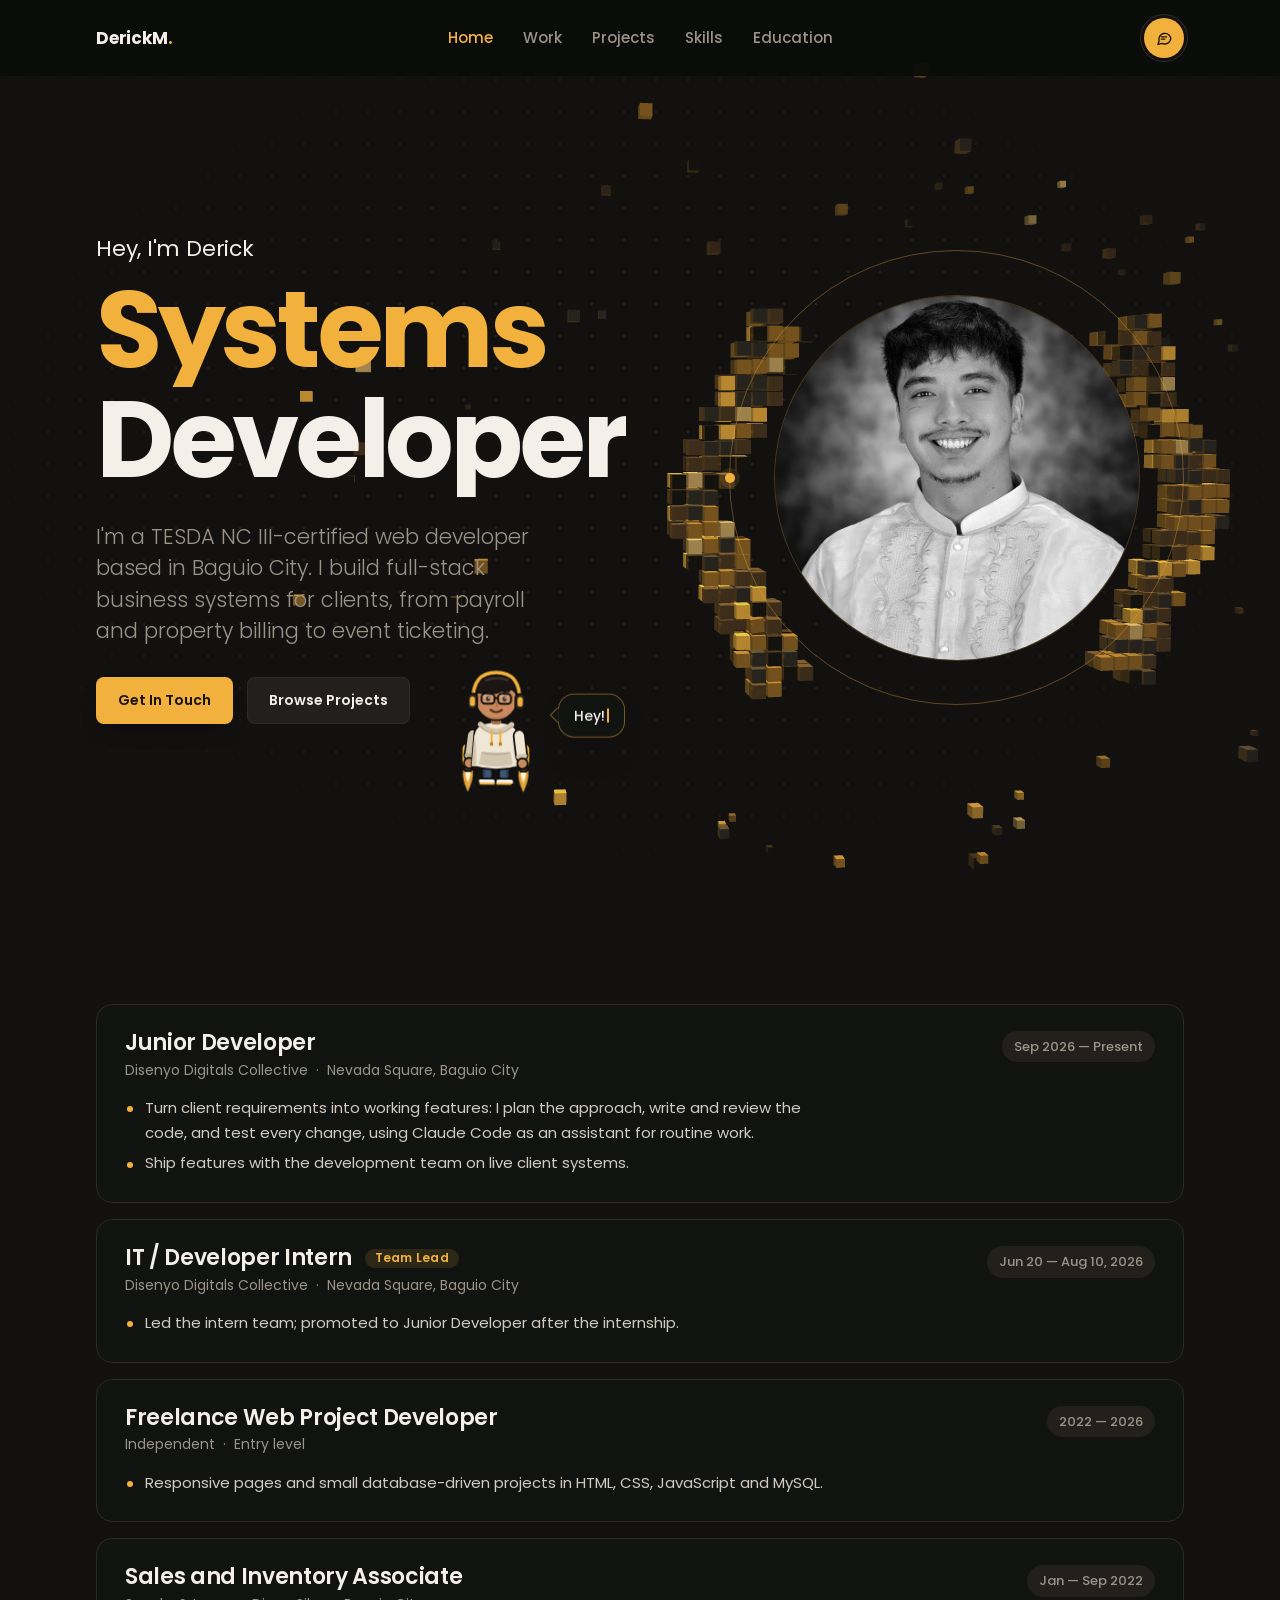
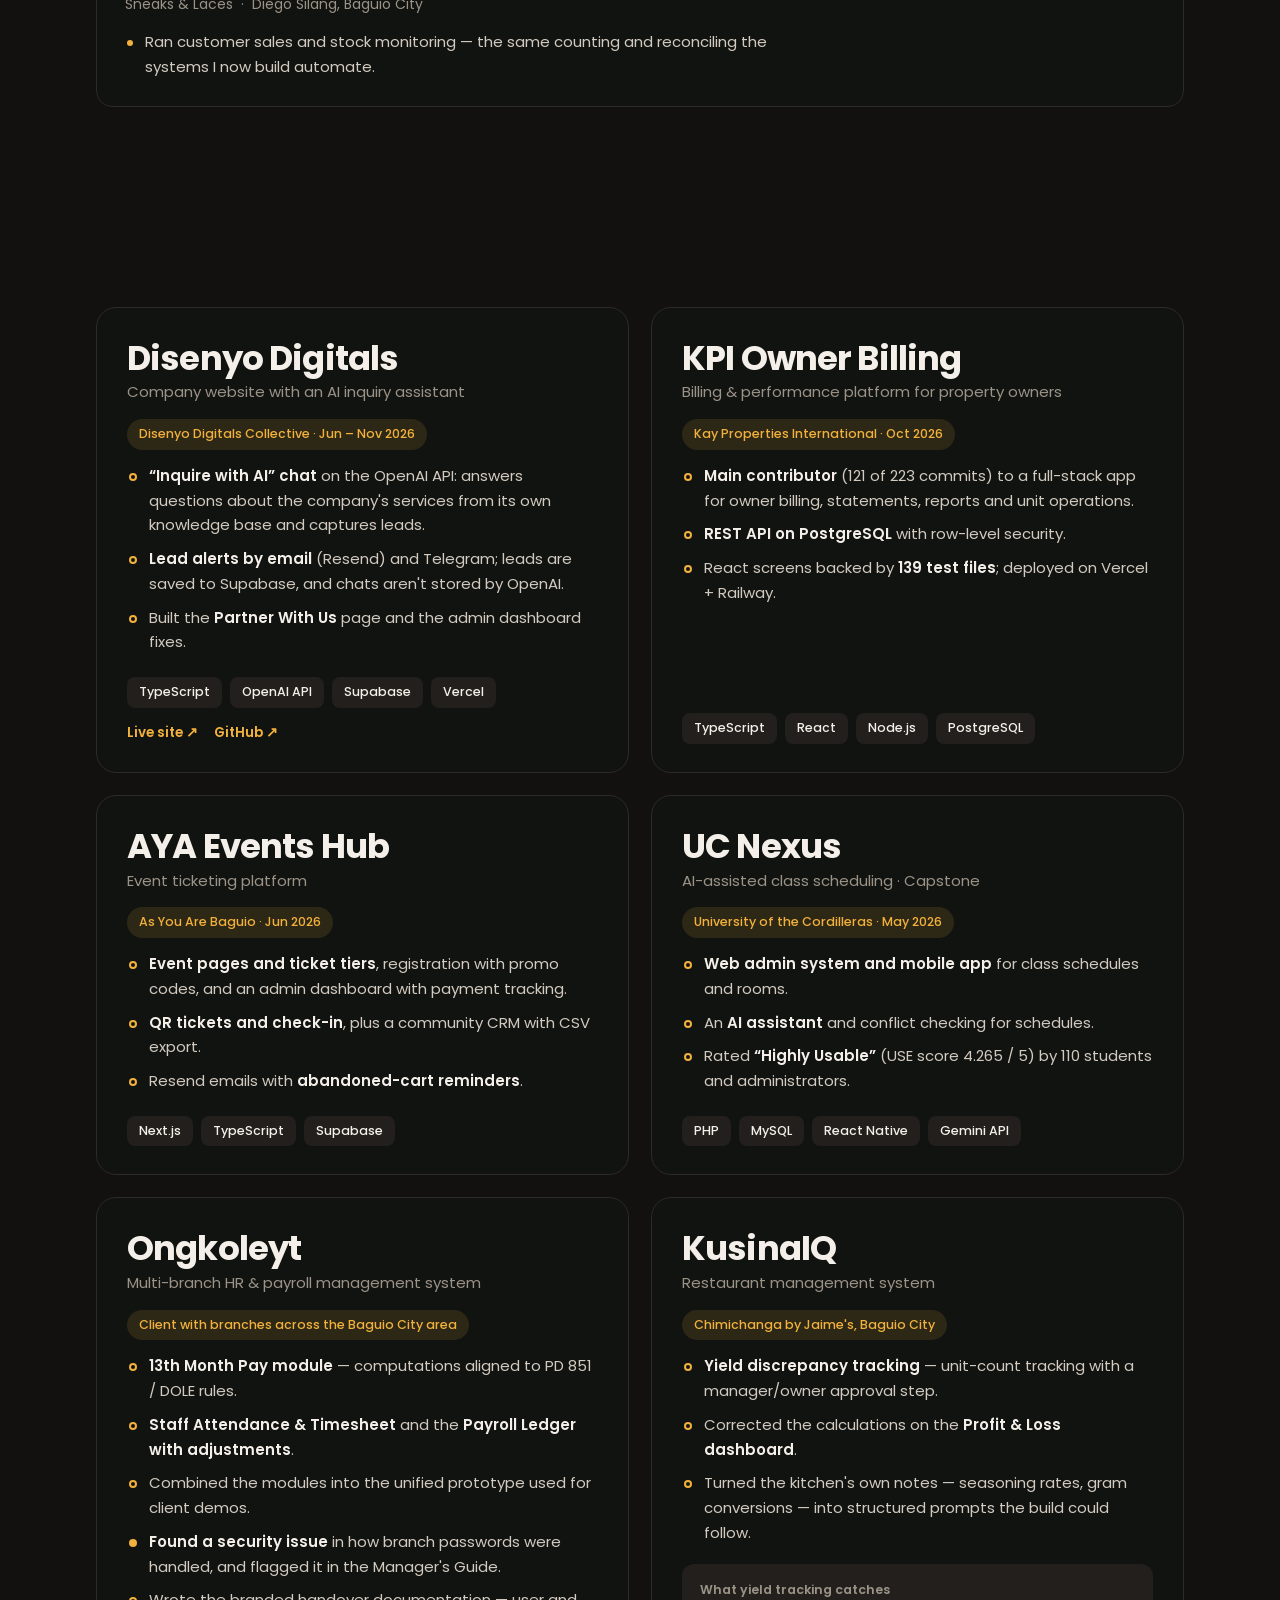
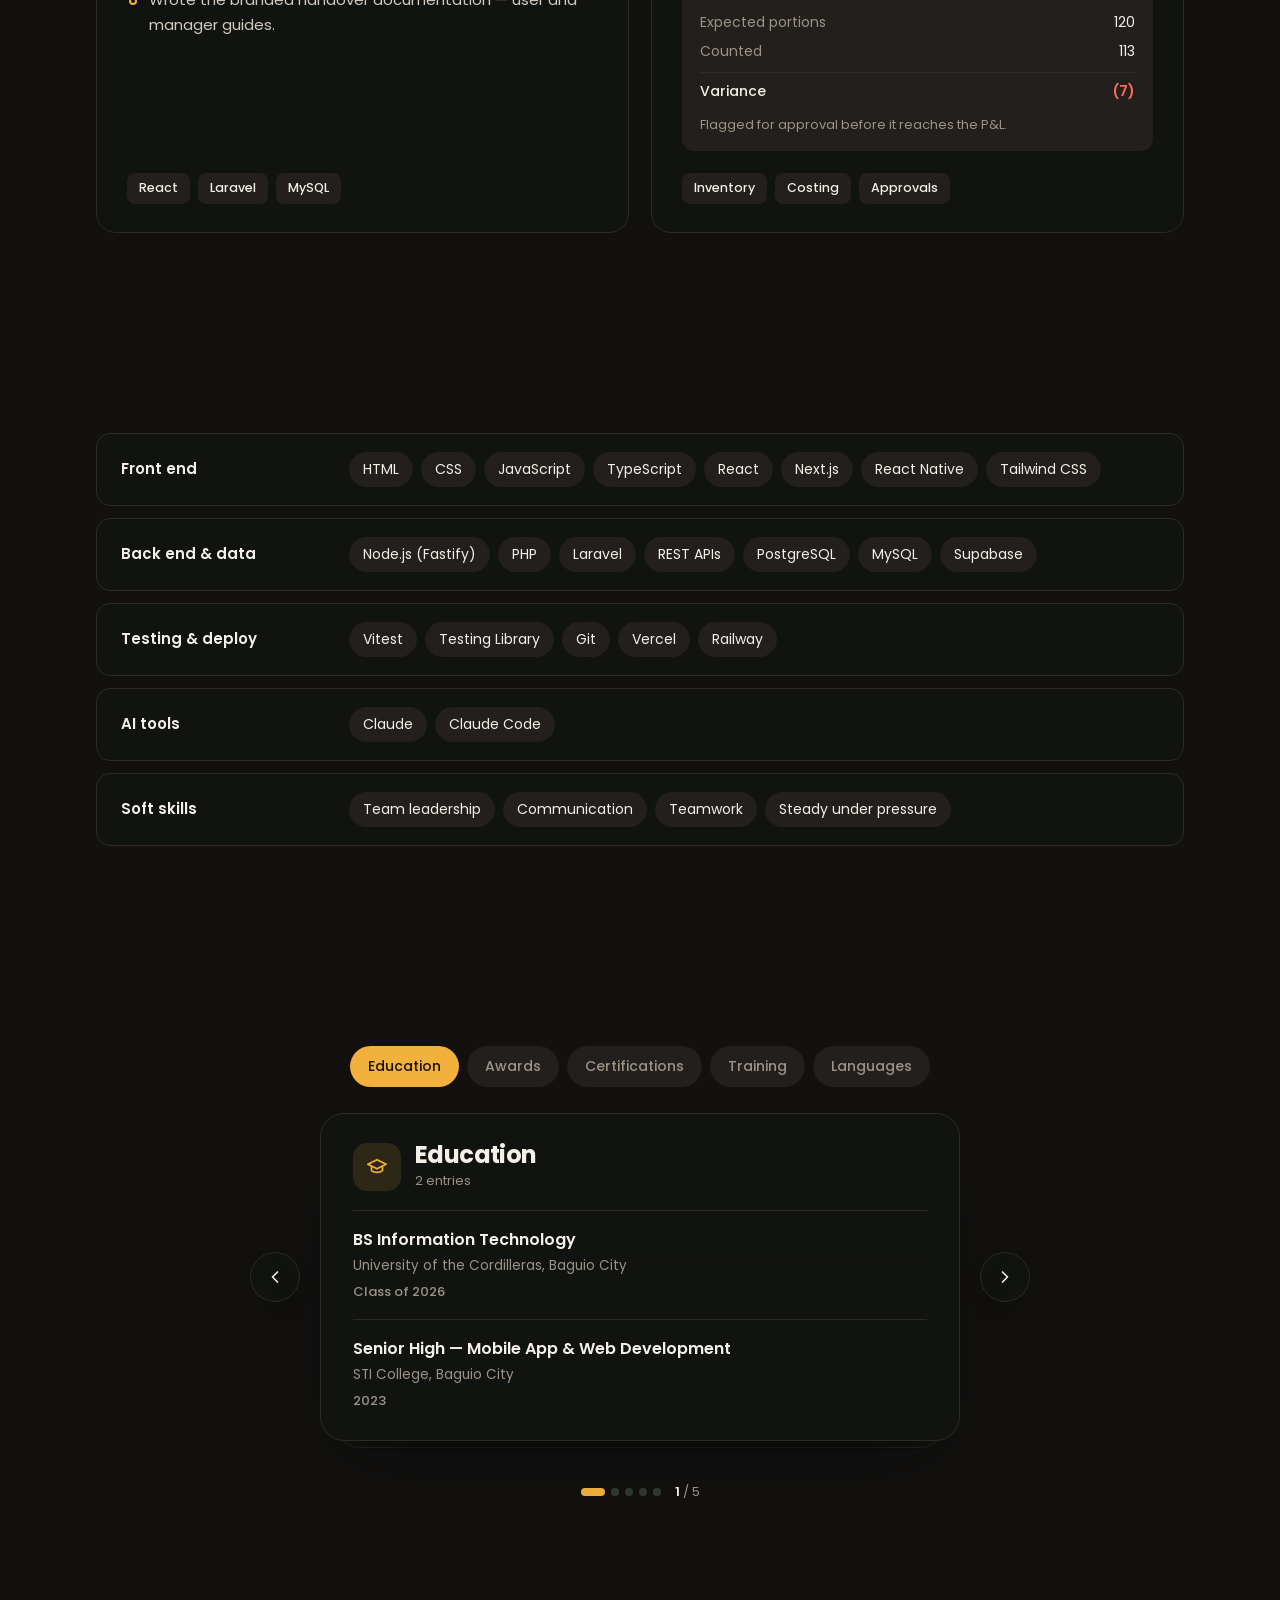
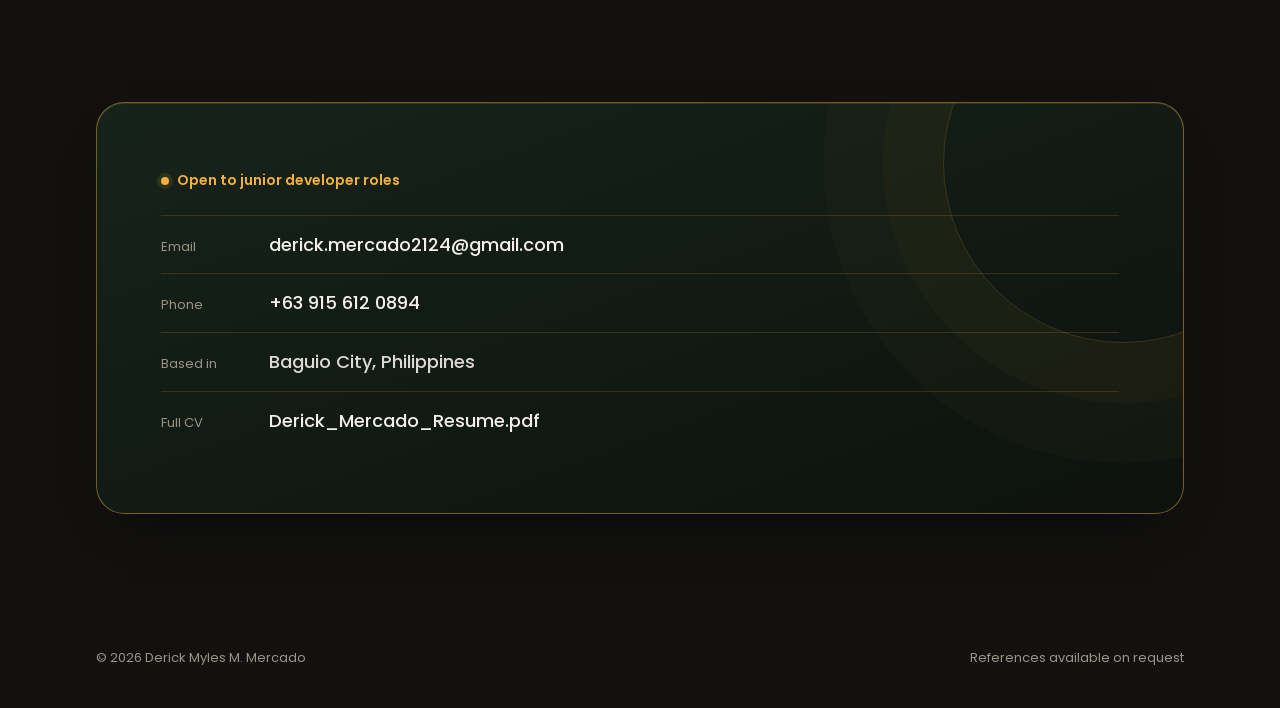
<file: index.html>
<!DOCTYPE html>
<html lang="en">
<head>
<meta charset="utf-8">
<meta name="viewport" content="width=device-width, initial-scale=1">
<title>Derick Myles M. Mercado — Web &amp; Systems Developer</title>
<meta name="description" content="Web developer in Baguio City building full-stack business systems: payroll, property billing, event ticketing and restaurant management.">
<link rel="preconnect" href="https://fonts.googleapis.com">
<link rel="preconnect" href="https://fonts.gstatic.com" crossorigin>
<link href="https://fonts.googleapis.com/css2?family=Poppins:wght@300;400;500;600;700&display=swap" rel="stylesheet">
<link rel="stylesheet" href="styles.css">
</head>
<body>

<div class="bg" aria-hidden="true">
  <canvas class="bg__gl"></canvas>
  <canvas class="bg__canvas"></canvas>
  <div class="bg__grid"><i></i></div>
</div>

<header class="topbar">
  <div class="topbar__in">
    <a class="logo" href="#top">DerickM<span>.</span></a>
    <nav class="nav" id="site-nav" aria-label="Sections">
      <a href="#top">Home</a>
      <a href="#work">Work</a>
      <a href="#systems">Projects</a>
      <a href="#skills">Skills</a>
      <a href="#record">Education</a>
    </nav>
    <div class="topbar__end">
      <a class="chat" href="#contact" aria-label="Contact me">
        <svg viewBox="0 0 24 24" width="18" height="18" fill="none" stroke="currentColor" stroke-width="1.8" stroke-linecap="round" stroke-linejoin="round" aria-hidden="true">
          <path d="M21 12a8 8 0 0 1-11.6 7.1L4 20.5l1.4-4.9A8 8 0 1 1 21 12z"/>
          <path d="M8.5 10.5h7M8.5 13.5h4.5"/>
        </svg>
      </a>
      <button type="button" class="menu" aria-expanded="false" aria-controls="site-nav" aria-label="Open menu">
        <span></span><span></span>
      </button>
    </div>
  </div>
  <div class="scrollbar" aria-hidden="true"><i></i></div>
</header>

<main id="top">

  <!-- ─────────────── HERO ─────────────── -->
  <section class="hero" data-guide="Hey! I'm Derick's guide. Scroll down and I'll show you around 👇">
    <div class="hero__grid">

      <div class="hero__lede">
        <p class="hero__hey reveal" data-d="0">Hey, I'm Derick</p>

        <h1 class="hero__title">
          <span class="line"><span><em>Systems</em></span></span>
          <span class="line"><span>Developer</span></span>
        </h1>

        <p class="hero__sub reveal" data-d="3">
          I'm a TESDA NC III-certified web developer based in Baguio City. I build full-stack
          business systems for clients, from payroll and property billing to event ticketing.
        </p>

        <div class="hero__actions reveal" data-d="4">
          <a class="btn btn--dark" href="#contact">Get In Touch</a>
          <a class="btn btn--light" href="#systems">Browse Projects</a>
        </div>
      </div>

      <div class="hero__photo reveal" data-d="2">
        <div class="hero__float">
          <div class="ring" aria-hidden="true"><i></i></div>
          <div class="disc">
            <img src="assets/profile-800.jpg" alt="Derick Myles M. Mercado" width="800" height="800"
                 loading="eager" decoding="async" fetchpriority="high">
          </div>
        </div>
      </div>

    </div>
  </section>

  <!-- ─────────────── WORK ─────────────── -->
  <section class="sec" id="work" data-guide="First, here's where I've worked.">
    <h2 class="sr-only">Experience: where I've worked</h2>

    <ol class="entries">
      <li class="entry reveal">
        <div class="entry__main">
          <h3 class="entry__title">Junior Developer</h3>
          <p class="entry__org">Disenyo Digitals Collective &nbsp;·&nbsp; Nevada Square, Baguio City</p>
          <ul class="entry__notes">
            <li>Turn client requirements into working features: I plan the approach, write and review the code, and test every change, using Claude Code as an assistant for routine work.</li>
            <li>Ship features with the development team on live client systems.</li>
          </ul>
        </div>
        <p class="entry__date">Sep 2026 — Present</p>
      </li>

      <li class="entry reveal">
        <div class="entry__main">
          <h3 class="entry__title">IT / Developer Intern <span class="entry__badge">Team Lead</span></h3>
          <p class="entry__org">Disenyo Digitals Collective &nbsp;·&nbsp; Nevada Square, Baguio City</p>
          <ul class="entry__notes">
            <li>Led the intern team; promoted to Junior Developer after the internship.</li>
          </ul>
        </div>
        <p class="entry__date">Jun 20 — Aug 10, 2026</p>
      </li>

      <li class="entry reveal">
        <div class="entry__main">
          <h3 class="entry__title">Freelance Web Project Developer</h3>
          <p class="entry__org">Independent &nbsp;·&nbsp; Entry level</p>
          <ul class="entry__notes">
            <li>Responsive pages and small database-driven projects in HTML, CSS, JavaScript and MySQL.</li>
          </ul>
        </div>
        <p class="entry__date">2022 — 2026</p>
      </li>

      <li class="entry reveal">
        <div class="entry__main">
          <h3 class="entry__title">Sales and Inventory Associate</h3>
          <p class="entry__org">Sneaks &amp; Laces &nbsp;·&nbsp; Diego Silang, Baguio City</p>
          <ul class="entry__notes">
            <li>Ran customer sales and stock monitoring — the same counting and reconciling the systems I now build automate.</li>
          </ul>
        </div>
        <p class="entry__date">Jan — Sep 2022</p>
      </li>
    </ol>
  </section>

  <!-- ─────────────── SYSTEMS ─────────────── -->
  <section class="sec" id="systems" data-guide="These are systems I've actually built for real clients.">
    <h2 class="sr-only">Projects: systems I've built</h2>

    <div class="projects">

      <article class="proj reveal">
        <header class="proj__head">
          <h3>Disenyo Digitals</h3>
          <p class="proj__sub">Company website with an AI inquiry assistant</p>
        </header>
        <p class="proj__client">Disenyo Digitals Collective · Jun – Nov 2026</p>
        <ul class="proj__work">
          <li><b>“Inquire with AI” chat</b> on the OpenAI API: answers questions about the company's services from its own knowledge base and captures leads.</li>
          <li><b>Lead alerts by email</b> (Resend) and Telegram; leads are saved to Supabase, and chats aren't stored by OpenAI.</li>
          <li>Built the <b>Partner With Us</b> page and the admin dashboard fixes.</li>
        </ul>
        <ul class="stack"><li>TypeScript</li><li>OpenAI API</li><li>Supabase</li><li>Vercel</li></ul>
        <p class="proj__links">
          <a href="https://disenyodigitals.com/" target="_blank" rel="noopener">Live site ↗</a>
          <a href="https://github.com/destinevents/Disenyo-digitals" target="_blank" rel="noopener">GitHub ↗</a>
        </p>
      </article>

      <article class="proj reveal">
        <header class="proj__head">
          <h3>KPI Owner Billing</h3>
          <p class="proj__sub">Billing &amp; performance platform for property owners</p>
        </header>
        <p class="proj__client">Kay Properties International · Oct 2026</p>
        <ul class="proj__work">
          <li><b>Main contributor</b> (121 of 223 commits) to a full-stack app for owner billing, statements, reports and unit operations.</li>
          <li><b>REST API on PostgreSQL</b> with row-level security.</li>
          <li>React screens backed by <b>139 test files</b>; deployed on Vercel + Railway.</li>
        </ul>
        <ul class="stack"><li>TypeScript</li><li>React</li><li>Node.js</li><li>PostgreSQL</li></ul>
      </article>

      <article class="proj reveal">
        <header class="proj__head">
          <h3>AYA Events Hub</h3>
          <p class="proj__sub">Event ticketing platform</p>
        </header>
        <p class="proj__client">As You Are Baguio · Jun 2026</p>
        <ul class="proj__work">
          <li><b>Event pages and ticket tiers</b>, registration with promo codes, and an admin dashboard with payment tracking.</li>
          <li><b>QR tickets and check-in</b>, plus a community CRM with CSV export.</li>
          <li>Resend emails with <b>abandoned-cart reminders</b>.</li>
        </ul>
        <ul class="stack"><li>Next.js</li><li>TypeScript</li><li>Supabase</li></ul>
      </article>

      <article class="proj reveal">
        <header class="proj__head">
          <h3>UC Nexus</h3>
          <p class="proj__sub">AI-assisted class scheduling · Capstone</p>
        </header>
        <p class="proj__client">University of the Cordilleras · May 2026</p>
        <ul class="proj__work">
          <li><b>Web admin system and mobile app</b> for class schedules and rooms.</li>
          <li>An <b>AI assistant</b> and conflict checking for schedules.</li>
          <li>Rated <b>“Highly Usable”</b> (USE score 4.265 / 5) by 110 students and administrators.</li>
        </ul>
        <ul class="stack"><li>PHP</li><li>MySQL</li><li>React Native</li><li>Gemini API</li></ul>
      </article>

      <article class="proj reveal">
        <header class="proj__head">
          <h3>Ongkoleyt</h3>
          <p class="proj__sub">Multi-branch HR &amp; payroll management system</p>
        </header>
        <p class="proj__client">Client with branches across the Baguio City area</p>
        <ul class="proj__work">
          <li><b>13th Month Pay module</b> — computations aligned to PD&nbsp;851 / DOLE rules.</li>
          <li><b>Staff Attendance &amp; Timesheet</b> and the <b>Payroll Ledger with adjustments</b>.</li>
          <li>Combined the modules into the unified prototype used for client demos.</li>
          <li class="proj__flag"><b>Found a security issue</b> in how branch passwords were handled, and flagged it in the Manager's Guide.</li>
          <li>Wrote the branded handover documentation — user and manager guides.</li>
        </ul>
        <ul class="stack"><li>React</li><li>Laravel</li><li>MySQL</li></ul>
      </article>

      <article class="proj reveal">
        <header class="proj__head">
          <h3>KusinaIQ</h3>
          <p class="proj__sub">Restaurant management system</p>
        </header>
        <p class="proj__client">Chimichanga by Jaime's, Baguio City</p>
        <ul class="proj__work">
          <li><b>Yield discrepancy tracking</b> — unit-count tracking with a manager/owner approval step.</li>
          <li>Corrected the calculations on the <b>Profit &amp; Loss dashboard</b>.</li>
          <li>Turned the kitchen's own notes — seasoning rates, gram conversions — into structured prompts the build could follow.</li>
        </ul>

        <figure class="variance">
          <figcaption>What yield tracking catches</figcaption>
          <div class="variance__row">
            <span class="variance__k">Expected portions</span>
            <span class="variance__v">120</span>
          </div>
          <div class="variance__row">
            <span class="variance__k">Counted</span>
            <span class="variance__v">113</span>
          </div>
          <div class="variance__row variance__row--sum">
            <span class="variance__k">Variance</span>
            <span class="variance__v variance__v--debit">(7)</span>
          </div>
          <p class="variance__note">Flagged for approval before it reaches the P&amp;L.</p>
        </figure>

        <ul class="stack"><li>Inventory</li><li>Costing</li><li>Approvals</li></ul>
      </article>

    </div>
  </section>

  <!-- ─────────────── SKILLS ─────────────── -->
  <section class="sec" id="skills" data-guide="And these are the tools I reach for.">
    <h2 class="sr-only">Skills: what I reach for</h2>

    <dl class="skills">
      <div class="skills__row reveal">
        <dt>Front end</dt>
        <dd><span>HTML</span><span>CSS</span><span>JavaScript</span><span>TypeScript</span><span>React</span><span>Next.js</span><span>React Native</span><span>Tailwind CSS</span></dd>
      </div>
      <div class="skills__row reveal">
        <dt>Back end &amp; data</dt>
        <dd><span>Node.js (Fastify)</span><span>PHP</span><span>Laravel</span><span>REST APIs</span><span>PostgreSQL</span><span>MySQL</span><span>Supabase</span></dd>
      </div>
      <div class="skills__row reveal">
        <dt>Testing &amp; deploy</dt>
        <dd><span>Vitest</span><span>Testing Library</span><span>Git</span><span>Vercel</span><span>Railway</span></dd>
      </div>
      <div class="skills__row reveal">
        <dt>AI tools</dt>
        <dd><span>Claude</span><span>Claude Code</span></dd>
      </div>
      <div class="skills__row reveal">
        <dt>Soft skills</dt>
        <dd><span>Team leadership</span><span>Communication</span><span>Teamwork</span><span>Steady under pressure</span></dd>
      </div>
    </dl>
  </section>

  <!-- ─────────────── RECORD ─────────────── -->
  <section class="sec" id="record" data-guide="Here's my education, awards and certifications.">
    <h2 class="sr-only">Education and credentials</h2>

    <div class="flash reveal" aria-roledescription="carousel" aria-label="Education and credentials">

      <div class="flash__tabs" role="tablist" aria-label="Choose a card">
        <button type="button" class="flash__tab" role="tab" id="ft-0" aria-controls="fc-0" aria-selected="true">Education</button>
        <button type="button" class="flash__tab" role="tab" id="ft-1" aria-controls="fc-1" aria-selected="false" tabindex="-1">Awards</button>
        <button type="button" class="flash__tab" role="tab" id="ft-2" aria-controls="fc-2" aria-selected="false" tabindex="-1">Certifications</button>
        <button type="button" class="flash__tab" role="tab" id="ft-3" aria-controls="fc-3" aria-selected="false" tabindex="-1">Training</button>
        <button type="button" class="flash__tab" role="tab" id="ft-4" aria-controls="fc-4" aria-selected="false" tabindex="-1">Languages</button>
      </div>

      <div class="flash__stage">
        <button type="button" class="flash__arrow flash__arrow--prev" data-dir="-1" aria-label="Previous card">
          <svg viewBox="0 0 24 24" width="20" height="20" fill="none" stroke="currentColor" stroke-width="2" stroke-linecap="round" stroke-linejoin="round" aria-hidden="true"><path d="M15 6l-6 6 6 6"/></svg>
        </button>

        <div class="flash__deck" aria-live="polite">

          <article class="flash__card is-active" role="tabpanel" id="fc-0" aria-labelledby="ft-0">
            <header class="flash__head">
              <span class="flash__icon" aria-hidden="true">
                <svg viewBox="0 0 24 24" width="22" height="22" fill="none" stroke="currentColor" stroke-width="1.8" stroke-linecap="round" stroke-linejoin="round"><path d="M2 9l10-5 10 5-10 5z"/><path d="M6 11v5c3 2.5 9 2.5 12 0v-5"/></svg>
              </span>
              <div>
                <h3 class="flash__title">Education</h3>
                <p class="flash__meta">2 entries</p>
              </div>
            </header>
            <ul class="flash__list">
              <li>
                <p class="r-title">BS Information Technology</p>
                <p class="r-org">University of the Cordilleras, Baguio City</p>
                <p class="r-date">Class of 2026</p>
              </li>
              <li>
                <p class="r-title">Senior High — Mobile App &amp; Web Development</p>
                <p class="r-org">STI College, Baguio City</p>
                <p class="r-date">2023</p>
              </li>
            </ul>
          </article>

          <article class="flash__card" role="tabpanel" id="fc-1" aria-labelledby="ft-1" hidden>
            <header class="flash__head">
              <span class="flash__icon" aria-hidden="true">
                <svg viewBox="0 0 24 24" width="22" height="22" fill="none" stroke="currentColor" stroke-width="1.8" stroke-linecap="round" stroke-linejoin="round"><path d="M8 4h8v5a4 4 0 0 1-8 0z"/><path d="M8 6H5a3 3 0 0 0 3 4M16 6h3a3 3 0 0 1-3 4"/><path d="M12 13v4M8 20h8M9 17h6"/></svg>
              </span>
              <div>
                <h3 class="flash__title">Awards</h3>
                <p class="flash__meta">2 entries</p>
              </div>
            </header>
            <ul class="flash__list">
              <li>
                <p class="r-title"><span class="hl">Champion</span> — Tagisan ng Talino</p>
                <p class="r-org">CodeWest Programming Competition, STI Baguio</p>
                <p class="r-date">Grade 12</p>
              </li>
              <li>
                <p class="r-title"><span class="hl">Best in Console Application</span></p>
                <p class="r-org">Senior High graduation award · STI College, Baguio City</p>
                <p class="r-date">2023</p>
              </li>
            </ul>
          </article>

          <article class="flash__card" role="tabpanel" id="fc-2" aria-labelledby="ft-2" hidden>
            <header class="flash__head">
              <span class="flash__icon" aria-hidden="true">
                <svg viewBox="0 0 24 24" width="22" height="22" fill="none" stroke="currentColor" stroke-width="1.8" stroke-linecap="round" stroke-linejoin="round"><rect x="3" y="4" width="18" height="13" rx="2"/><path d="M7 9h10M7 12h6"/><circle cx="16.5" cy="17.5" r="2.5"/><path d="M15 19.5l-.5 2.5 2-1 2 1-.5-2.5"/></svg>
              </span>
              <div>
                <h3 class="flash__title">Certifications</h3>
                <p class="flash__meta">2 entries</p>
              </div>
            </header>
            <ul class="flash__list">
              <li>
                <p class="r-title">DFSS Green Belt — Design for Six Sigma <span class="cert__badge">20 hrs</span></p>
                <p class="r-org">MF Operational Excellence · Prof. Dr. Marcelo Machado Fernandes, Lean Six Sigma Master Black Belt</p>
                <p class="r-date">Oct 25, 2026 · Passed the final test</p>
              </li>
              <li class="cert">
                <p class="r-title">National Certificate III — Web Development <span class="cert__badge">NC III</span></p>
                <p class="r-org">TESDA · Philippine TVET Competency Assessment &amp; Certification System</p>
                <ul class="cert__units" aria-label="Core competencies">
                  <li>Utilize Software Methodologies</li>
                  <li>Develop Responsive Web Design</li>
                  <li>Create Interactive Websites</li>
                  <li>Develop Website Backend Systems</li>
                </ul>
                <p class="r-date">Issued Aug 21, 2026 · Valid until Aug 20, 2031</p>
              </li>
            </ul>
          </article>

          <article class="flash__card" role="tabpanel" id="fc-3" aria-labelledby="ft-3" hidden>
            <header class="flash__head">
              <span class="flash__icon" aria-hidden="true">
                <svg viewBox="0 0 24 24" width="22" height="22" fill="none" stroke="currentColor" stroke-width="1.8" stroke-linecap="round" stroke-linejoin="round"><path d="M4 5h11a3 3 0 0 1 3 3v11H7a3 3 0 0 1-3-3z"/><path d="M18 8h2v11a2 2 0 0 1-2 2"/><path d="M8 9h6M8 12h6M8 15h4"/></svg>
              </span>
              <div>
                <h3 class="flash__title">Training</h3>
                <p class="flash__meta">2 entries</p>
              </div>
            </header>
            <ul class="flash__list">
              <li>
                <p class="r-title">AI for Digital Novices (MSMEs) <span class="cert__badge">16 hrs</span></p>
                <p class="r-org">DICT CAR · DTC Baguio</p>
                <p class="r-date">Jun 29–30, 2026</p>
              </li>
              <li>
                <p class="r-title">Cisco Networking Academy</p>
                <p class="r-org">NetAcad</p>
                <p class="r-date">Aug 5, 2025</p>
              </li>
            </ul>
          </article>

          <article class="flash__card" role="tabpanel" id="fc-4" aria-labelledby="ft-4" hidden>
            <header class="flash__head">
              <span class="flash__icon" aria-hidden="true">
                <svg viewBox="0 0 24 24" width="22" height="22" fill="none" stroke="currentColor" stroke-width="1.8" stroke-linecap="round" stroke-linejoin="round"><circle cx="12" cy="12" r="9"/><path d="M3 12h18M12 3a14 14 0 0 1 0 18M12 3a14 14 0 0 0 0 18"/></svg>
              </span>
              <div>
                <h3 class="flash__title">Languages</h3>
                <p class="flash__meta">2 entries</p>
              </div>
            </header>
            <ul class="flash__list">
              <li>
                <p class="r-title">English</p>
                <p class="r-org">Intermediate</p>
              </li>
              <li>
                <p class="r-title">Filipino</p>
                <p class="r-org">Native</p>
              </li>
            </ul>
          </article>

        </div>

        <button type="button" class="flash__arrow flash__arrow--next" data-dir="1" aria-label="Next card">
          <svg viewBox="0 0 24 24" width="20" height="20" fill="none" stroke="currentColor" stroke-width="2" stroke-linecap="round" stroke-linejoin="round" aria-hidden="true"><path d="M9 6l6 6-6 6"/></svg>
        </button>
      </div>

      <div class="flash__foot">
        <span class="flash__dots" aria-hidden="true"><i class="is-on"></i><i></i><i></i><i></i><i></i></span>
        <span class="flash__count"><b id="flash-n">1</b> / 5</span>
      </div>
    </div>
  </section>

  <!-- ─────────────── CONTACT ─────────────── -->
  <section class="sec sec--contact" id="contact" data-guide="Got a system that needs building? Let's talk!">
    <div class="contact reveal">
      <h2 class="sr-only">Contact: got a system that needs building or fixing?</h2>
      <p class="contact__kicker">Open to junior developer roles</p>
      <ul class="contact__list">
        <li><span>Email</span><a href="mailto:derick.mercado2124@gmail.com">derick.mercado2124@gmail.com</a></li>
        <li><span>Phone</span><a href="tel:+639156120894">+63 915 612 0894</a></li>
        <li><span>Based in</span><a href="#top" class="is-plain">Baguio City, Philippines</a></li>
        <li><span>Full CV</span><a href="resume/Derick_Mercado_Resume.pdf" download>Derick_Mercado_Resume.pdf</a></li>
      </ul>
    </div>
  </section>

</main>

<footer class="foot">
  <p>© 2026 Derick Myles M. Mercado</p>
  <p>References available on request</p>
</footer>

<script src="gl3d.js"></script>
<script src="script.js"></script>
<script src="guide.js"></script>
</body>
</html>
</file>
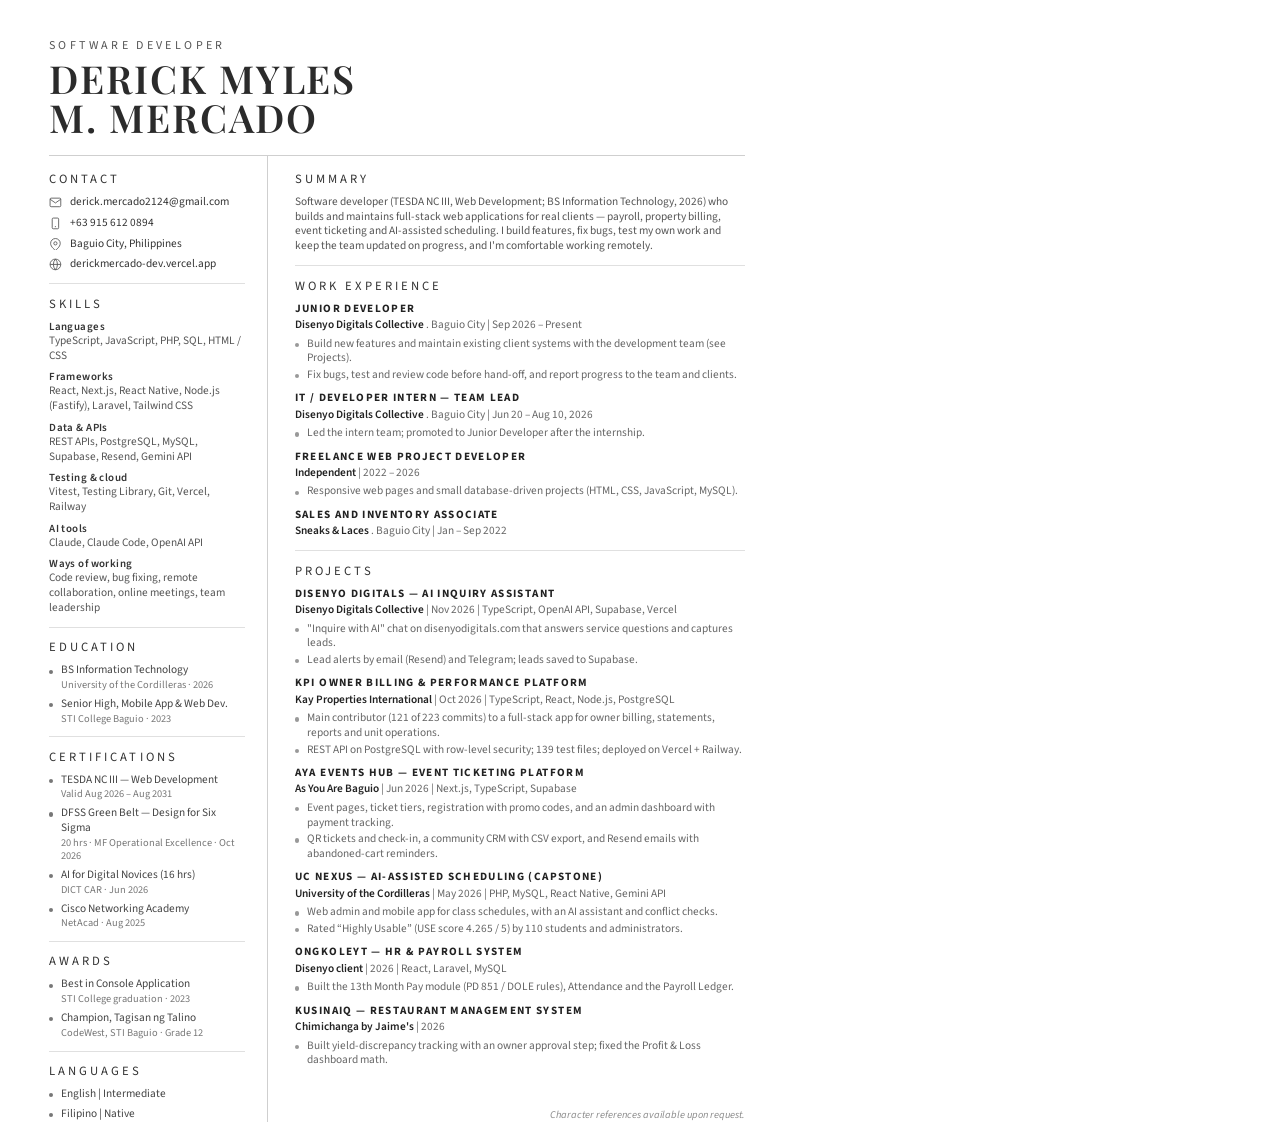
<file: resume/resume-software-developer.html>
<!DOCTYPE html>
<html lang="en">
<head>
<meta charset="utf-8">
<title>Derick Myles M. Mercado — Software Developer Resume</title>
<link rel="preconnect" href="https://fonts.googleapis.com"><link rel="preconnect" href="https://fonts.gstatic.com" crossorigin>
<link href="https://fonts.googleapis.com/css2?family=Playfair+Display:wght@500;600&family=Source+Sans+3:wght@400;600;700&display=swap" rel="stylesheet">
<style>
  @page { size: A4; margin: 0; }
  * { box-sizing: border-box; }
  html, body { margin: 0; }
  body {
    font-family: 'Source Sans 3', Arial, sans-serif;
    color: #222; background: #fff;
    font-size: 8.5pt; line-height: 1.3;
  }
  .page { width: 210mm; min-height: 297mm; padding: 10mm 13mm 7mm; display: flex; flex-direction: column; }
  p, ul, h1, h2, h3 { margin: 0; }
  ul { padding: 0; list-style: none; }

  /* header */
  .head { display: flex; justify-content: space-between; align-items: center; padding-bottom: 4.5mm; border-bottom: .6px solid #cfcfcf; }
  .label { font-size: 9pt; letter-spacing: .28em; color: #555; text-transform: uppercase; }
  .name {
    font-family: 'Playfair Display', Georgia, serif; font-weight: 600;
    font-size: 29pt; line-height: 1.02; letter-spacing: .05em; color: #2b2b2b; margin-top: 1.5mm;
  }

  /* body columns */
  .cols { display: grid; grid-template-columns: 58mm 1fr; flex: 1; }
  .side { padding: 4mm 6mm 0 0; border-right: .6px solid #cfcfcf; }
  .main { padding: 4mm 0 0 7mm; display: flex; flex-direction: column; }

  h2 {
    font-size: 9.5pt; font-weight: 400; letter-spacing: .24em; color: #333; text-transform: uppercase;
    margin-bottom: 2mm;
  }
  .block + .block { margin-top: 3mm; padding-top: 3mm; border-top: .6px solid #e0e0e0; }

  /* sidebar */
  .contact li { display: flex; align-items: center; gap: 2.2mm; margin-bottom: 1.6mm; color: #333; }
  .contact svg { width: 3.4mm; height: 3.4mm; flex: none; color: #555; }
  .skill-group + .skill-group { margin-top: 1.8mm; }
  .skill-group b { display: block; font-weight: 600; color: #333; font-size: 8.2pt; letter-spacing: .04em; }
  .skill-group p { color: #555; }
  .list li { position: relative; padding-left: 3.2mm; color: #444; }
  .list li + li { margin-top: 1.4mm; }
  .list li::before { content: ''; position: absolute; left: 0; top: .55em; width: 1.1mm; height: 1.1mm; border-radius: 50%; background: #777; }
  .list small { display: block; color: #777; font-size: 7.8pt; }

  /* main */
  .summary { color: #555; }
  .job + .job { margin-top: 2.3mm; }
  .job h3 { font-size: 8.4pt; font-weight: 700; letter-spacing: .12em; text-transform: uppercase; color: #222; }
  .job .meta { margin-top: .5mm; color: #666; }
  .job .meta b { color: #222; font-weight: 600; }
  .job ul { margin-top: 1mm; }
  .job li { position: relative; padding-left: 3.2mm; color: #666; }
  .job li + li { margin-top: .5mm; }
  .job li::before { content: ''; position: absolute; left: 0; top: .55em; width: 1.1mm; height: 1.1mm; border-radius: 50%; background: #999; }
  .foot { margin-top: auto; padding-top: 2mm; color: #888; font-size: 7.8pt; text-align: right; font-style: italic; }
</style>
</head>
<body>
<div class="page">

  <header class="head">
    <div>
      <p class="label">Software Developer</p>
      <h1 class="name">DERICK MYLES<br>M. MERCADO</h1>
    </div>
  </header>

  <div class="cols">
    <aside class="side">

      <section class="block">
        <h2>Contact</h2>
        <ul class="contact">
          <li><svg viewBox="0 0 24 24" fill="none" stroke="currentColor" stroke-width="1.6"><path d="M22 6l-10 7L2 6"/><rect x="2" y="4" width="20" height="16" rx="2"/></svg>derick.mercado2124@gmail.com</li>
          <li><svg viewBox="0 0 24 24" fill="none" stroke="currentColor" stroke-width="1.6"><rect x="6" y="2" width="12" height="20" rx="2"/><path d="M11 18h2"/></svg>+63 915 612 0894</li>
          <li><svg viewBox="0 0 24 24" fill="none" stroke="currentColor" stroke-width="1.6"><path d="M21 10c0 7-9 13-9 13S3 17 3 10a9 9 0 0 1 18 0z"/><circle cx="12" cy="10" r="3"/></svg>Baguio City, Philippines</li>
          <li><svg viewBox="0 0 24 24" fill="none" stroke="currentColor" stroke-width="1.6"><circle cx="12" cy="12" r="10"/><path d="M2 12h20M12 2a15 15 0 0 1 0 20M12 2a15 15 0 0 0 0 20"/></svg><a href="https://derickmercado-dev.vercel.app" style="color:inherit;text-decoration:none">derickmercado-dev.vercel.app</a></li>
        </ul>
      </section>

      <section class="block">
        <h2>Skills</h2>
        <div class="skill-group"><b>Languages</b><p>TypeScript, JavaScript, PHP, SQL, HTML / CSS</p></div>
        <div class="skill-group"><b>Frameworks</b><p>React, Next.js, React Native, Node.js (Fastify), Laravel, Tailwind CSS</p></div><div class="skill-group"><b>Data &amp; APIs</b><p>REST APIs, PostgreSQL, MySQL, Supabase, Resend, Gemini API</p></div>
        <div class="skill-group"><b>Testing &amp; cloud</b><p>Vitest, Testing Library, Git, Vercel, Railway</p></div>
        <div class="skill-group"><b>AI tools</b><p>Claude, Claude Code, OpenAI API</p></div>
        <div class="skill-group"><b>Ways of working</b><p>Code review, bug fixing, remote collaboration, online meetings, team leadership</p></div>
      </section>

      <section class="block">
        <h2>Education</h2>
        <ul class="list">
          <li>BS Information Technology<small>University of the Cordilleras · 2026</small></li>
          <li>Senior High, Mobile App &amp; Web Dev.<small>STI College Baguio · 2023</small></li>
        </ul>
      </section>

      <section class="block">
        <h2>Certifications</h2>
        <ul class="list">
          <li>TESDA NC III — Web Development<small>Valid Aug 2026 – Aug 2031</small></li>
          <li>DFSS Green Belt — Design for Six Sigma<small>20 hrs · MF Operational Excellence · Oct 2026</small></li>
          <li>AI for Digital Novices (16 hrs)<small>DICT CAR · Jun 2026</small></li>
          <li>Cisco Networking Academy<small>NetAcad · Aug 2025</small></li>
        </ul>
      </section>

      <section class="block">
        <h2>Awards</h2>
        <ul class="list">
          <li>Best in Console Application<small>STI College graduation · 2023</small></li>
          <li>Champion, Tagisan ng Talino<small>CodeWest, STI Baguio · Grade 12</small></li>
        </ul>
      </section>

      <section class="block">
        <h2>Languages</h2>
        <ul class="list">
          <li>English | Intermediate</li>
          <li>Filipino | Native</li>
        </ul>
      </section>

    </aside>

    <main class="main">

      <section class="block">
        <h2>Summary</h2>
        <p class="summary">
          Software developer (TESDA NC III, Web Development; BS Information Technology, 2026) who builds and maintains full-stack
          web applications for real clients — payroll, property billing, event ticketing and AI-assisted scheduling. I build features,
          fix bugs, test my own work and keep the team updated on progress, and I'm comfortable working remotely.
        </p>
      </section>

      <section class="block">
        <h2>Work Experience</h2>
        <div class="job">
          <h3>Junior Developer</h3>
          <p class="meta"><b>Disenyo Digitals Collective</b> . Baguio City | Sep 2026 – Present</p>
          <ul>
            <li>Build new features and maintain existing client systems with the development team (see Projects).</li>
            <li>Fix bugs, test and review code before hand-off, and report progress to the team and clients.</li>
          </ul>
        </div>
        <div class="job">
          <h3>IT / Developer Intern — Team Lead</h3>
          <p class="meta"><b>Disenyo Digitals Collective</b> . Baguio City | Jun 20 – Aug 10, 2026</p>
          <ul><li>Led the intern team; promoted to Junior Developer after the internship.</li></ul>
        </div>
        <div class="job">
          <h3>Freelance Web Project Developer</h3>
          <p class="meta"><b>Independent</b> | 2022 – 2026</p>
          <ul><li>Responsive web pages and small database-driven projects (HTML, CSS, JavaScript, MySQL).</li></ul>
        </div>
        <div class="job">
          <h3>Sales and Inventory Associate</h3>
          <p class="meta"><b>Sneaks &amp; Laces</b> . Baguio City | Jan – Sep 2022</p>
        </div>
      </section>

      <section class="block">
        <h2>Projects</h2>
        <div class="job">
          <h3>Disenyo Digitals — AI Inquiry Assistant</h3>
          <p class="meta"><b>Disenyo Digitals Collective</b> | Nov 2026 | TypeScript, OpenAI API, Supabase, Vercel</p>
          <ul>
            <li>"Inquire with AI" chat on disenyodigitals.com that answers service questions and captures leads.</li>
            <li>Lead alerts by email (Resend) and Telegram; leads saved to Supabase.</li>
          </ul>
        </div>
        <div class="job">
          <h3>KPI Owner Billing &amp; Performance Platform</h3>
          <p class="meta"><b>Kay Properties International</b> | Oct 2026 | TypeScript, React, Node.js, PostgreSQL</p>
          <ul>
            <li>Main contributor (121 of 223 commits) to a full-stack app for owner billing, statements, reports and unit operations.</li>
            <li>REST API on PostgreSQL with row-level security; 139 test files; deployed on Vercel + Railway.</li>
          </ul>
        </div>
        <div class="job">
          <h3>AYA Events Hub — Event Ticketing Platform</h3>
          <p class="meta"><b>As You Are Baguio</b> | Jun 2026 | Next.js, TypeScript, Supabase</p>
          <ul>
            <li>Event pages, ticket tiers, registration with promo codes, and an admin dashboard with payment tracking.</li>
            <li>QR tickets and check-in, a community CRM with CSV export, and Resend emails with abandoned-cart reminders.</li>
          </ul>
        </div>
        <div class="job">
          <h3>UC Nexus — AI-Assisted Scheduling (Capstone)</h3>
          <p class="meta"><b>University of the Cordilleras</b> | May 2026 | PHP, MySQL, React Native, Gemini API</p>
          <ul>
            <li>Web admin and mobile app for class schedules, with an AI assistant and conflict checks.</li>
            <li>Rated “Highly Usable” (USE score 4.265 / 5) by 110 students and administrators.</li>
          </ul>
        </div>
        <div class="job">
          <h3>Ongkoleyt — HR &amp; Payroll System</h3>
          <p class="meta"><b>Disenyo client</b> | 2026 | React, Laravel, MySQL</p>
          <ul><li>Built the 13th Month Pay module (PD 851 / DOLE rules), Attendance and the Payroll Ledger.</li></ul>
        </div>
        <div class="job">
          <h3>KusinaIQ — Restaurant Management System</h3>
          <p class="meta"><b>Chimichanga by Jaime's</b> | 2026</p>
          <ul><li>Built yield-discrepancy tracking with an owner approval step; fixed the Profit &amp; Loss dashboard math.</li></ul>
        </div>
      </section>

      <p class="foot">Character references available upon request.</p>
    </main>
  </div>

</div>
</body>
</html>
</file>
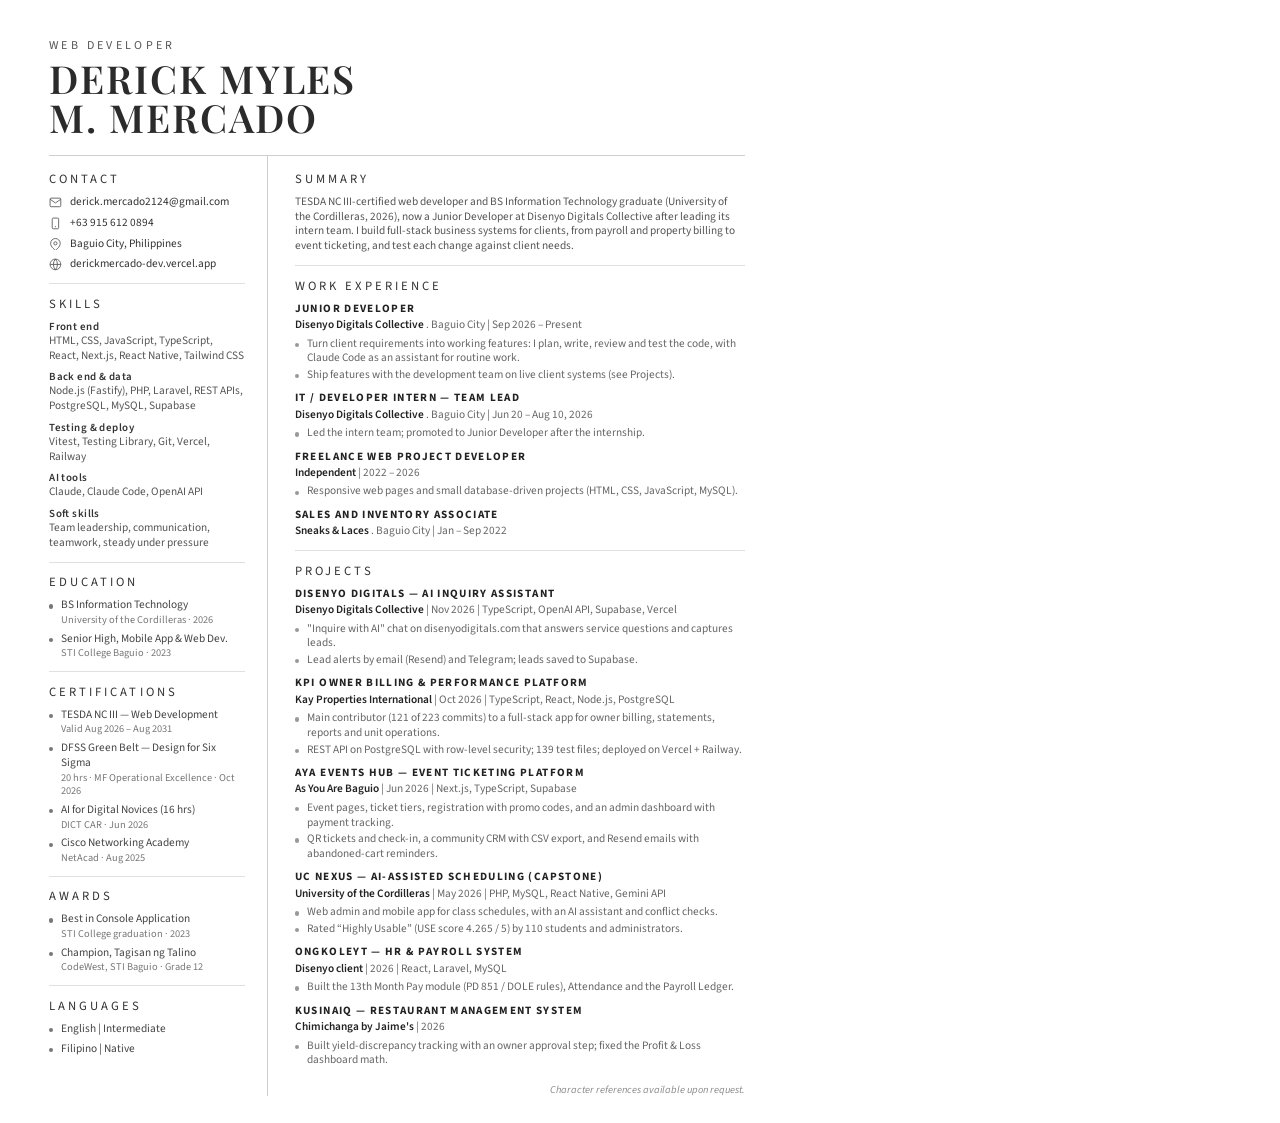
<file: resume/resume.html>
<!DOCTYPE html>
<html lang="en">
<head>
<meta charset="utf-8">
<title>Derick Myles M. Mercado — Resume</title>
<link rel="preconnect" href="https://fonts.googleapis.com"><link rel="preconnect" href="https://fonts.gstatic.com" crossorigin>
<link href="https://fonts.googleapis.com/css2?family=Playfair+Display:wght@500;600&family=Source+Sans+3:wght@400;600;700&display=swap" rel="stylesheet">
<style>
  @page { size: A4; margin: 0; }
  * { box-sizing: border-box; }
  html, body { margin: 0; }
  body {
    font-family: 'Source Sans 3', Arial, sans-serif;
    color: #222; background: #fff;
    font-size: 8.5pt; line-height: 1.3;
  }
  .page { width: 210mm; min-height: 297mm; padding: 10mm 13mm 7mm; display: flex; flex-direction: column; }
  p, ul, h1, h2, h3 { margin: 0; }
  ul { padding: 0; list-style: none; }

  /* header */
  .head { display: flex; justify-content: space-between; align-items: center; padding-bottom: 4.5mm; border-bottom: .6px solid #cfcfcf; }
  .label { font-size: 9pt; letter-spacing: .28em; color: #555; text-transform: uppercase; }
  .name {
    font-family: 'Playfair Display', Georgia, serif; font-weight: 600;
    font-size: 29pt; line-height: 1.02; letter-spacing: .05em; color: #2b2b2b; margin-top: 1.5mm;
  }

  /* body columns */
  .cols { display: grid; grid-template-columns: 58mm 1fr; flex: 1; }
  .side { padding: 4mm 6mm 0 0; border-right: .6px solid #cfcfcf; }
  .main { padding: 4mm 0 0 7mm; display: flex; flex-direction: column; }

  h2 {
    font-size: 9.5pt; font-weight: 400; letter-spacing: .24em; color: #333; text-transform: uppercase;
    margin-bottom: 2mm;
  }
  .block + .block { margin-top: 3mm; padding-top: 3mm; border-top: .6px solid #e0e0e0; }

  /* sidebar */
  .contact li { display: flex; align-items: center; gap: 2.2mm; margin-bottom: 1.6mm; color: #333; }
  .contact svg { width: 3.4mm; height: 3.4mm; flex: none; color: #555; }
  .skill-group + .skill-group { margin-top: 1.8mm; }
  .skill-group b { display: block; font-weight: 600; color: #333; font-size: 8.2pt; letter-spacing: .04em; }
  .skill-group p { color: #555; }
  .list li { position: relative; padding-left: 3.2mm; color: #444; }
  .list li + li { margin-top: 1.4mm; }
  .list li::before { content: ''; position: absolute; left: 0; top: .55em; width: 1.1mm; height: 1.1mm; border-radius: 50%; background: #777; }
  .list small { display: block; color: #777; font-size: 7.8pt; }

  /* main */
  .summary { color: #555; }
  .job + .job { margin-top: 2.3mm; }
  .job h3 { font-size: 8.4pt; font-weight: 700; letter-spacing: .12em; text-transform: uppercase; color: #222; }
  .job .meta { margin-top: .5mm; color: #666; }
  .job .meta b { color: #222; font-weight: 600; }
  .job ul { margin-top: 1mm; }
  .job li { position: relative; padding-left: 3.2mm; color: #666; }
  .job li + li { margin-top: .5mm; }
  .job li::before { content: ''; position: absolute; left: 0; top: .55em; width: 1.1mm; height: 1.1mm; border-radius: 50%; background: #999; }
  .foot { margin-top: auto; padding-top: 2mm; color: #888; font-size: 7.8pt; text-align: right; font-style: italic; }
</style>
</head>
<body>
<div class="page">

  <header class="head">
    <div>
      <p class="label">Web Developer</p>
      <h1 class="name">DERICK MYLES<br>M. MERCADO</h1>
    </div>
  </header>

  <div class="cols">
    <aside class="side">

      <section class="block">
        <h2>Contact</h2>
        <ul class="contact">
          <li><svg viewBox="0 0 24 24" fill="none" stroke="currentColor" stroke-width="1.6"><path d="M22 6l-10 7L2 6"/><rect x="2" y="4" width="20" height="16" rx="2"/></svg>derick.mercado2124@gmail.com</li>
          <li><svg viewBox="0 0 24 24" fill="none" stroke="currentColor" stroke-width="1.6"><rect x="6" y="2" width="12" height="20" rx="2"/><path d="M11 18h2"/></svg>+63 915 612 0894</li>
          <li><svg viewBox="0 0 24 24" fill="none" stroke="currentColor" stroke-width="1.6"><path d="M21 10c0 7-9 13-9 13S3 17 3 10a9 9 0 0 1 18 0z"/><circle cx="12" cy="10" r="3"/></svg>Baguio City, Philippines</li>
          <li><svg viewBox="0 0 24 24" fill="none" stroke="currentColor" stroke-width="1.6"><circle cx="12" cy="12" r="10"/><path d="M2 12h20M12 2a15 15 0 0 1 0 20M12 2a15 15 0 0 0 0 20"/></svg><a href="https://derickmercado-dev.vercel.app" style="color:inherit;text-decoration:none">derickmercado-dev.vercel.app</a></li>
        </ul>
      </section>

      <section class="block">
        <h2>Skills</h2>
        <div class="skill-group"><b>Front end</b><p>HTML, CSS, JavaScript, TypeScript, React, Next.js, React Native, Tailwind CSS</p></div>
        <div class="skill-group"><b>Back end &amp; data</b><p>Node.js (Fastify), PHP, Laravel, REST APIs, PostgreSQL, MySQL, Supabase</p></div>
        <div class="skill-group"><b>Testing &amp; deploy</b><p>Vitest, Testing Library, Git, Vercel, Railway</p></div>
        <div class="skill-group"><b>AI tools</b><p>Claude, Claude Code, OpenAI API</p></div>
        <div class="skill-group"><b>Soft skills</b><p>Team leadership, communication, teamwork, steady under pressure</p></div>
      </section>

      <section class="block">
        <h2>Education</h2>
        <ul class="list">
          <li>BS Information Technology<small>University of the Cordilleras · 2026</small></li>
          <li>Senior High, Mobile App &amp; Web Dev.<small>STI College Baguio · 2023</small></li>
        </ul>
      </section>

      <section class="block">
        <h2>Certifications</h2>
        <ul class="list">
          <li>TESDA NC III — Web Development<small>Valid Aug 2026 – Aug 2031</small></li>
          <li>DFSS Green Belt — Design for Six Sigma<small>20 hrs · MF Operational Excellence · Oct 2026</small></li>
          <li>AI for Digital Novices (16 hrs)<small>DICT CAR · Jun 2026</small></li>
          <li>Cisco Networking Academy<small>NetAcad · Aug 2025</small></li>
        </ul>
      </section>

      <section class="block">
        <h2>Awards</h2>
        <ul class="list">
          <li>Best in Console Application<small>STI College graduation · 2023</small></li>
          <li>Champion, Tagisan ng Talino<small>CodeWest, STI Baguio · Grade 12</small></li>
        </ul>
      </section>

      <section class="block">
        <h2>Languages</h2>
        <ul class="list">
          <li>English | Intermediate</li>
          <li>Filipino | Native</li>
        </ul>
      </section>

    </aside>

    <main class="main">

      <section class="block">
        <h2>Summary</h2>
        <p class="summary">
          TESDA NC III-certified web developer and BS Information Technology graduate (University of the Cordilleras, 2026),
          now a Junior Developer at Disenyo Digitals Collective after leading its intern team. I build full-stack business
          systems for clients, from payroll and property billing to event ticketing, and test each change against client needs.
        </p>
      </section>

      <section class="block">
        <h2>Work Experience</h2>
        <div class="job">
          <h3>Junior Developer</h3>
          <p class="meta"><b>Disenyo Digitals Collective</b> . Baguio City | Sep 2026 – Present</p>
          <ul>
            <li>Turn client requirements into working features: I plan, write, review and test the code, with Claude Code as an assistant for routine work.</li>
            <li>Ship features with the development team on live client systems (see Projects).</li>
          </ul>
        </div>
        <div class="job">
          <h3>IT / Developer Intern — Team Lead</h3>
          <p class="meta"><b>Disenyo Digitals Collective</b> . Baguio City | Jun 20 – Aug 10, 2026</p>
          <ul><li>Led the intern team; promoted to Junior Developer after the internship.</li></ul>
        </div>
        <div class="job">
          <h3>Freelance Web Project Developer</h3>
          <p class="meta"><b>Independent</b> | 2022 – 2026</p>
          <ul><li>Responsive web pages and small database-driven projects (HTML, CSS, JavaScript, MySQL).</li></ul>
        </div>
        <div class="job">
          <h3>Sales and Inventory Associate</h3>
          <p class="meta"><b>Sneaks &amp; Laces</b> . Baguio City | Jan – Sep 2022</p>
        </div>
      </section>

      <section class="block">
        <h2>Projects</h2>
        <div class="job">
          <h3>Disenyo Digitals — AI Inquiry Assistant</h3>
          <p class="meta"><b>Disenyo Digitals Collective</b> | Nov 2026 | TypeScript, OpenAI API, Supabase, Vercel</p>
          <ul>
            <li>"Inquire with AI" chat on disenyodigitals.com that answers service questions and captures leads.</li>
            <li>Lead alerts by email (Resend) and Telegram; leads saved to Supabase.</li>
          </ul>
        </div>
        <div class="job">
          <h3>KPI Owner Billing &amp; Performance Platform</h3>
          <p class="meta"><b>Kay Properties International</b> | Oct 2026 | TypeScript, React, Node.js, PostgreSQL</p>
          <ul>
            <li>Main contributor (121 of 223 commits) to a full-stack app for owner billing, statements, reports and unit operations.</li>
            <li>REST API on PostgreSQL with row-level security; 139 test files; deployed on Vercel + Railway.</li>
          </ul>
        </div>
        <div class="job">
          <h3>AYA Events Hub — Event Ticketing Platform</h3>
          <p class="meta"><b>As You Are Baguio</b> | Jun 2026 | Next.js, TypeScript, Supabase</p>
          <ul>
            <li>Event pages, ticket tiers, registration with promo codes, and an admin dashboard with payment tracking.</li>
            <li>QR tickets and check-in, a community CRM with CSV export, and Resend emails with abandoned-cart reminders.</li>
          </ul>
        </div>
        <div class="job">
          <h3>UC Nexus — AI-Assisted Scheduling (Capstone)</h3>
          <p class="meta"><b>University of the Cordilleras</b> | May 2026 | PHP, MySQL, React Native, Gemini API</p>
          <ul>
            <li>Web admin and mobile app for class schedules, with an AI assistant and conflict checks.</li>
            <li>Rated “Highly Usable” (USE score 4.265 / 5) by 110 students and administrators.</li>
          </ul>
        </div>
        <div class="job">
          <h3>Ongkoleyt — HR &amp; Payroll System</h3>
          <p class="meta"><b>Disenyo client</b> | 2026 | React, Laravel, MySQL</p>
          <ul><li>Built the 13th Month Pay module (PD 851 / DOLE rules), Attendance and the Payroll Ledger.</li></ul>
        </div>
        <div class="job">
          <h3>KusinaIQ — Restaurant Management System</h3>
          <p class="meta"><b>Chimichanga by Jaime's</b> | 2026</p>
          <ul><li>Built yield-discrepancy tracking with an owner approval step; fixed the Profit &amp; Loss dashboard math.</li></ul>
        </div>
      </section>

      <p class="foot">Character references available upon request.</p>
    </main>
  </div>

</div>
</body>
</html>
</file>
<file: styles.css>
/* ═══════════════════════════════════════════════════════════
   Derick Myles M. Mercado — portfolio
   Direction: warm charcoal page, Poppins throughout, one
   amber accent, amber-edged cards, a flying SVG tour guide.
   ═══════════════════════════════════════════════════════════ */

:root {
  /* palette */
  --bg:      #121110;
  --card:    #1A1816;
  --soft:    #221F1C;
  --soft-2:  #2C2824;   /* hover state of --soft */
  --ink:     #F4EFE8;
  --body:    #D3CBC0;   /* long-form text on cards */
  --muted:   #9C9387;
  --rule:    #2E2A25;
  --accent:  #F2B13C;
  --accent-2:#FFD27A;   /* lighter amber, gradient partner */
  --accent-soft: rgba(242, 177, 60, .12);
  --on-accent: #1A1206; /* text on an --accent fill */
  --debit:   #FF6B5E;   /* negative figures only (lightened red for AA on dark) */

  /* type */
  --font: 'Poppins', -apple-system, 'Segoe UI', Roboto, sans-serif;

  /* rhythm */
  --gut: clamp(16px, 5vw, 56px);
  --max: 1200px;
  --ease: cubic-bezier(.22, 1, .36, 1);
  --shadow: 0 16px 34px -16px rgba(0,0,0,.85);
}

*, *::before, *::after { box-sizing: border-box; }

/* no background on <html>: body's background must stay on the root canvas, or it
   would paint over the z-index:-1 3D layer */
html { scroll-behavior: smooth; color-scheme: dark; }

body {
  margin: 0;
  background: var(--bg);
  color: var(--ink);
  font-family: var(--font);
  font-size: 16px;
  line-height: 1.65;
  -webkit-font-smoothing: antialiased;
  overflow-x: hidden;
}

h1, h2, h3 { font-weight: 700; margin: 0; letter-spacing: -.025em; line-height: 1.08; }
h1 em, h2 em, h3 em { font-style: normal; color: var(--accent); }
p, ul, ol, dl { margin: 0; }
ul, ol { list-style: none; padding: 0; }
a { color: inherit; }
img { max-width: 100%; display: block; }

:focus-visible {
  outline: 2px solid var(--accent);
  outline-offset: 3px;
  border-radius: 4px;
}

.sr-only {
  position: absolute; width: 1px; height: 1px; padding: 0; margin: -1px;
  overflow: hidden; clip: rect(0 0 0 0); white-space: nowrap; border: 0;
}

/* ── animated background ──────────────────────────────────
   A looping data-flow sequence drawn on one canvas (see the
   bottom of script.js), under a faint dotted grid. */
.bg { position: fixed; inset: 0; z-index: -1; overflow: hidden; pointer-events: none; }
.bg__canvas { position: absolute; inset: 0; width: 100%; height: 100%; opacity: .75; }
/* 3D scene (gl3d.js): sized in px by script so a phone's address bar can't stretch it */
.bg__gl { position: absolute; top: 0; left: 0; width: 100%; height: 100%; opacity: .9; }

/* static dotted grid: painted once, never re-composited */
.bg__grid {
  position: absolute; inset: 0;
  -webkit-mask-image: radial-gradient(ellipse 95% 85% at 50% 50%, #000 25%, transparent 85%);
          mask-image: radial-gradient(ellipse 95% 85% at 50% 50%, #000 25%, transparent 85%);
}
.bg__grid i {
  position: absolute; inset: 0;
  background-image: radial-gradient(rgba(242,177,60,.13) 1px, transparent 1.5px);
  background-size: 32px 32px;
}
/* With the 3D scene running, cards go slightly see-through so the shapes
   read behind them. No backdrop blur: that repaints on every scroll frame. */
.has-3d { --card: rgba(18, 21, 18, .84); }
.has-3d .contact { background: linear-gradient(160deg, rgba(22, 36, 27, .94), rgba(13, 18, 14, .94)); }
/* ── top bar ──────────────────────────────────────────── */
/* Solid bar: a backdrop blur on a sticky header repaints every scroll frame. */
.topbar {
  position: sticky; top: 0; z-index: 50;
  background: rgba(10, 12, 10, .94);
  box-shadow: 0 1px 0 transparent;
  transition: box-shadow .3s;
}
.topbar.is-scrolled { box-shadow: 0 1px 0 var(--rule); }
.scrollbar { position: absolute; left: 0; right: 0; bottom: 0; height: 2px; overflow: hidden; }
.scrollbar i {
  display: block; height: 100%; width: 100%;
  background: linear-gradient(90deg, var(--accent), var(--accent-2));
  transform: scaleX(0); transform-origin: 0 50%;
  will-change: transform;
}
.topbar__in {
  max-width: var(--max); margin: 0 auto;
  padding: 16px var(--gut);
  display: grid; grid-template-columns: 1fr auto 1fr; align-items: center; gap: 16px;
}
.logo {
  font-weight: 700; font-size: 17px; letter-spacing: -.01em;
  text-decoration: none; justify-self: start;
  padding: 8px 0;                 /* comfortable tap height */
}
.logo span { color: var(--accent); }

.nav { display: flex; align-items: center; gap: 22px; }
.nav a {
  font-size: 15px; font-weight: 500;
  text-decoration: none; color: var(--muted);
  padding: 8px 4px;               /* 40px tall tap target */
  transition: color .2s;
}
.nav a:hover { color: var(--ink); }
.nav a.is-current { color: var(--accent); }

.topbar__end { justify-self: end; display: flex; align-items: center; gap: 10px; }

/* hamburger: only shown on small screens */
.menu {
  display: none;
  width: 40px; height: 40px; border-radius: 50%; border: 0; cursor: pointer;
  background: var(--soft); color: var(--ink);
  place-items: center; position: relative;
}
.menu span {
  position: absolute; left: 12px; right: 12px; height: 2px; border-radius: 2px;
  background: currentColor;
  transition: transform .3s var(--ease), top .3s var(--ease);
}
.menu span:first-child { top: 15px; }
.menu span:last-child  { top: 23px; }
.topbar.is-open .menu span:first-child { top: 19px; transform: rotate(45deg); }
.topbar.is-open .menu span:last-child  { top: 19px; transform: rotate(-45deg); }

.chat {
  width: 40px; height: 40px; border-radius: 50%;
  display: grid; place-items: center;
  background: var(--accent); color: var(--on-accent);
  box-shadow: 0 0 0 3px var(--bg), 0 0 0 4px var(--rule);
  transition: transform .25s var(--ease), background .25s;
}
.chat:hover { transform: scale(1.08); background: var(--accent-2); }

/* ── buttons ──────────────────────────────────────────── */
.btn {
  display: inline-flex; align-items: center; justify-content: center;
  font-size: 14px; font-weight: 600;
  text-decoration: none;
  padding: 12px 22px; border-radius: 8px;
  transition: transform .22s var(--ease), box-shadow .22s var(--ease), background .22s;
}
.btn:hover { transform: translateY(-2px); }
/* primary: neon fill, dark text (~12:1) */
.btn--dark {
  background: var(--accent); color: var(--on-accent);
  box-shadow: 0 10px 22px -12px rgba(0,0,0,.8);
}
.btn--dark:hover { background: var(--accent-2); }
/* secondary: dark chip with an amber hairline */
.btn--light {
  background: var(--soft); color: var(--ink);
  box-shadow: inset 0 0 0 1px var(--rule);
}
.btn--light:hover { background: var(--soft-2); box-shadow: inset 0 0 0 1px rgba(242,177,60,.4); }

/* ── hero ─────────────────────────────────────────────── */
/* Keep entrance slides and parallax from widening the page on phones.
   `clip` (unlike `hidden`) doesn't create a scroll box, so sticky still works. */
main { overflow-x: clip; }

.hero {
  max-width: var(--max); margin: 0 auto;
  padding: clamp(40px, 7vw, 96px) var(--gut) clamp(64px, 9vw, 120px);
  min-height: calc(100vh - 72px);
  display: flex; align-items: center;
}
.hero__grid {
  width: 100%;
  display: grid; gap: clamp(40px, 6vw, 80px);
  grid-template-columns: minmax(0, 1.1fr) minmax(0, .9fr);
  align-items: center;
}

.hero__hey { font-size: clamp(18px, 1.8vw, 22px); font-weight: 400; letter-spacing: -.01em; }
.wave { display: inline-block; transform-origin: 70% 80%; animation: wave 2.4s ease-in-out 1s infinite; }
@keyframes wave {
  0%, 60%, 100% { transform: rotate(0); }
  10%, 30% { transform: rotate(14deg); }
  20% { transform: rotate(-8deg); }
  40% { transform: rotate(-4deg); }
  50% { transform: rotate(10deg); }
}

.hero__title {
  font-size: clamp(56px, 8.4vw, 112px);
  font-weight: 700; letter-spacing: -.04em; line-height: .98;
  margin: 10px 0 24px;
}
.hero__title .line { display: block; overflow: hidden; padding-bottom: .04em; }
.hero__title .line > span {
  display: block;
  transform: translateY(105%);
  animation: rise .95s var(--ease) forwards;
}
.hero__title .line:nth-child(1) > span { animation-delay: .05s; }
.hero__title .line:nth-child(2) > span { animation-delay: .15s; }
@keyframes rise { to { transform: translateY(0); } }

.hero__sub {
  font-size: clamp(17px, 1.7vw, 21px); font-weight: 300;
  max-width: 34ch; color: var(--muted); line-height: 1.5;
}
.hero__actions { display: flex; flex-wrap: wrap; gap: 14px; margin-top: 30px; }

/* photo: thin outer ring + grey disc */
.hero__photo {
  position: relative; justify-self: center;
  width: min(100%, 460px); aspect-ratio: 1;
}
.hero__float { position: absolute; inset: 0; will-change: transform; }
.hero__title .line { will-change: transform; }
.hero__lede { will-change: opacity; }
.hero.is-paused .ring { animation-play-state: paused; }
.ring {
  position: absolute; inset: 0; border-radius: 50%;
  border: 1px solid color-mix(in srgb, var(--accent) 35%, transparent);
  animation: spin 18s linear infinite;
}
.ring i {
  position: absolute; top: 50%; left: -5px;
  width: 10px; height: 10px; margin-top: -5px; border-radius: 50%;
  background: var(--accent);
  box-shadow: 0 0 0 5px var(--accent-soft);
}
@keyframes spin { to { transform: rotate(360deg); } }
.disc {
  position: absolute; inset: 10%; border-radius: 50%;
  overflow: hidden; background: var(--soft);
  box-shadow: 0 0 0 1px rgba(242,177,60,.25);
}
.disc img {
  width: 100%; height: 100%; object-fit: cover; object-position: 50% 18%;
  filter: grayscale(1) contrast(1.06);
  transition: filter .6s var(--ease), transform .6s var(--ease);
}
.hero__photo:hover .disc img { filter: grayscale(0); transform: scale(1.03); }

/* ── sections ─────────────────────────────────────────── */
.sec {
  max-width: var(--max); margin: 0 auto;
  padding: clamp(56px, 8vw, 100px) var(--gut);
}
/* Section titles are spoken by the guide (see .guide); the real <h2>
   stays in the markup as .sr-only for screen readers, SEO and nav. */

/* shared hover lift: `translate` stays separate from the reveal `transform`,
   and the shadow is a pre-painted layer that only fades */
.entry, .proj { position: relative; }
.entry::after, .proj::after {
  content: ''; position: absolute; inset: 0; border-radius: inherit;
  box-shadow: var(--shadow); opacity: 0; pointer-events: none;
  transition: opacity .3s var(--ease);
}
.entry:hover, .proj:hover { translate: 0 -4px; }
.entry:hover::after, .proj:hover::after { opacity: 1; }

/* entries */
.entries { display: grid; gap: 16px; }
.entry {
  display: grid; grid-template-columns: 1fr auto; gap: 8px 32px;
  padding: 26px 28px;
  background: var(--card); border: 1px solid var(--rule); border-radius: 16px;
}
.entry__title { font-size: clamp(18px, 2vw, 22px); font-weight: 600; letter-spacing: -.015em; }
.entry__title span { font-weight: 400; color: var(--muted); font-size: .7em; letter-spacing: 0; }
.entry__org { font-size: 14px; color: var(--muted); margin-top: 4px; }
.entry__notes { margin-top: 14px; display: grid; gap: 6px; max-width: 70ch; }
.entry__notes li { position: relative; padding-left: 20px; font-size: 15px; color: var(--body); }
.entry__notes li::before {
  content: ''; position: absolute; left: 2px; top: .68em;
  width: 6px; height: 6px; border-radius: 50%; background: var(--accent);
}
.entry__date {
  font-size: 13px; font-weight: 500; color: var(--muted);
  white-space: nowrap; align-self: start;
  background: var(--soft); padding: 5px 12px; border-radius: 99px;
}
.entry__date--now { background: var(--accent-soft); color: var(--accent); }
/* role badge (e.g. "Team Lead") — beats the muted `.entry__title span` style */
.entry__title .entry__badge {
  display: inline-block; vertical-align: 3px; margin: 0 0 0 8px;
  font-size: 12px; font-weight: 600; letter-spacing: .02em;
  color: var(--accent); background: var(--accent-soft);
  padding: 3px 10px; border-radius: 99px;
}

/* projects */
.projects { display: grid; gap: 22px; grid-template-columns: repeat(2, minmax(0, 1fr)); }
.proj {
  background: var(--card); border: 1px solid var(--rule); border-radius: 20px;
  padding: 32px 30px 28px;
  display: flex; flex-direction: column; gap: 14px;
}
.proj__head h3 { font-size: clamp(26px, 3vw, 34px); }
.proj__sub { font-size: 15px; color: var(--muted); margin-top: 4px; }
.proj__client {
  font-size: 12.5px; font-weight: 500; color: var(--accent);
  background: var(--accent-soft); padding: 5px 12px; border-radius: 99px;
  align-self: flex-start;
}
.proj__work { display: grid; gap: 9px; }
.proj__work li { position: relative; padding-left: 22px; font-size: 15px; color: var(--body); }
.proj__work li::before {
  content: ''; position: absolute; left: 2px; top: .6em;
  width: 8px; height: 8px; border: 2px solid var(--accent); border-radius: 50%;
}
.proj__work b { font-weight: 600; color: var(--ink); }
.proj__flag::before { background: var(--accent); }

.stack { display: flex; flex-wrap: wrap; gap: 8px; margin-top: auto; padding-top: 8px; }
.proj__links { display: flex; flex-wrap: wrap; gap: 16px; font-size: 13.5px; font-weight: 600; }
.proj__links a { color: var(--accent); text-decoration: none; }
.proj__links a:hover, .proj__links a:focus-visible { text-decoration: underline; }
.stack li {
  font-size: 12.5px; font-weight: 500; color: var(--ink);
  background: var(--soft); border-radius: 8px; padding: 5px 12px;
}

/* the variance figure */
.variance {
  margin: 4px 0 0; padding: 16px 18px;
  background: var(--soft); border-radius: 12px;
}
.variance figcaption { font-size: 12.5px; font-weight: 600; color: var(--muted); margin-bottom: 8px; }
.variance__row {
  display: flex; justify-content: space-between; gap: 12px;
  font-size: 14px; font-variant-numeric: tabular-nums; padding: 3px 0;
}
.variance__k { color: var(--muted); }
.variance__row--sum { border-top: 1px solid var(--rule); margin-top: 5px; padding-top: 7px; }
.variance__row--sum .variance__k { color: var(--ink); font-weight: 500; }
.variance__v--debit { color: var(--debit); font-weight: 600; }
.variance__note { font-size: 13px; color: var(--muted); margin-top: 8px; }


/* skills */
.skills { display: grid; gap: 12px; }
.skills__row {
  display: grid; grid-template-columns: 200px 1fr; gap: 10px 28px;
  padding: 18px 24px; align-items: center;
  background: var(--card); border: 1px solid var(--rule); border-radius: 14px;
}
.skills__row dt { font-size: 15px; font-weight: 600; }
.skills__row dd { margin: 0; display: flex; flex-wrap: wrap; gap: 8px; }
.skills__row dd span {
  font-size: 14px; padding: 6px 14px; border-radius: 99px;
  background: var(--soft);
  transition: background .25s var(--ease), color .25s, transform .25s var(--ease);
}
.skills__row dd span:hover { transform: translateY(-2px); background: var(--soft-2); color: var(--accent); }
.skills__row dd span.is-proj { background: var(--accent-soft); color: var(--accent); font-weight: 500; }
.skills__key {
  margin-top: 16px; font-size: 13px; color: var(--muted);
  display: flex; align-items: center; gap: 9px;
}
.skills__key i { width: 10px; height: 10px; border-radius: 50%; background: var(--accent); display: block; flex: none; }

/* shared entry text */
.r-title { font-size: 16px; font-weight: 600; }
.r-org { font-size: 13.5px; color: var(--muted); margin-top: 2px; }
.r-date { font-size: 13px; font-weight: 500; color: var(--muted); margin-top: 4px; }
.hl { color: var(--accent); }
.cert__badge {
  display: inline-block; vertical-align: 2px; margin-left: 6px;
  font-size: 11px; font-weight: 600; letter-spacing: .04em;
  color: var(--accent); background: var(--accent-soft);
  padding: 2px 8px; border-radius: 99px;
}

/* ── flash card deck: Education · Awards · Certifications · Training ── */
.flash { max-width: 780px; margin: 0 auto; }

.flash__tabs { display: flex; justify-content: center; flex-wrap: wrap; gap: 8px; margin-bottom: 26px; }
.flash__tab {
  border: 0; cursor: pointer; font: inherit; font-size: 14px; font-weight: 500;
  padding: 9px 18px; border-radius: 99px;
  background: var(--soft); color: var(--muted);
  transition: background .25s var(--ease), color .25s, transform .25s var(--ease);
}
.flash__tab:hover { color: var(--ink); transform: translateY(-1px); }
.flash__tab[aria-selected="true"] { background: var(--accent); color: var(--on-accent); }

.flash__stage {
  display: grid; grid-template-columns: auto minmax(0, 1fr) auto;
  align-items: center; gap: 20px;
}
.flash__arrow {
  width: 50px; height: 50px; border-radius: 50%; cursor: pointer;
  display: grid; place-items: center;
  background: var(--card); color: var(--ink);
  border: 1px solid var(--rule);
  box-shadow: 0 10px 24px -14px rgba(0,0,0,.7);
  transition: background .2s, color .2s, border-color .2s, transform .25s var(--ease);
}
.flash__arrow:hover { background: var(--accent); border-color: var(--accent); color: var(--on-accent); }
.flash__arrow--prev:hover { transform: translateX(-3px); }
.flash__arrow--next:hover { transform: translateX(3px); }
.flash__arrow:active { transform: scale(.94); }

/* the deck: two ghost cards peek out underneath so it reads as a stack */
.flash__deck {
  position: relative; isolation: isolate;
  perspective: 1400px;
  transition: height .45s var(--ease);
  touch-action: pan-y;          /* horizontal swipes go to the deck, vertical still scrolls */
}
.flash__deck::before, .flash__deck::after {
  content: ''; position: absolute; left: 0; right: 0; bottom: 0; height: 60%;
  border-radius: 24px; background: var(--card); border: 1px solid var(--rule);
  z-index: -1; pointer-events: none;
}
.flash__deck::before { transform: translateY(12px) scale(.95); opacity: .75; }
.flash__deck::after  { transform: translateY(24px) scale(.9);  opacity: .45; z-index: -2; }

.flash__card {
  background: var(--card); border: 1px solid var(--rule); border-radius: 24px;
  padding: 28px 32px 12px;
  box-shadow: 0 30px 60px -36px rgba(0,0,0,.8);
  transform-origin: 50% 50%;
  backface-visibility: hidden;
}
.flash__card[hidden] { display: none; }
/* the card on its way out sits on top of the incoming one while it animates */
.flash__card.is-out-next, .flash__card.is-out-prev { position: absolute; inset: 0 0 auto 0; z-index: 2; }
.flash__card.is-in-next  { animation: card-in-next  .55s var(--ease) both; }
.flash__card.is-in-prev  { animation: card-in-prev  .55s var(--ease) both; }
.flash__card.is-out-next { animation: card-out-next .4s ease-in both; }
.flash__card.is-out-prev { animation: card-out-prev .4s ease-in both; }
@keyframes card-in-next  { from { opacity: 0; transform: translateX(70px)  rotateY(-16deg) scale(.96); } }
@keyframes card-in-prev  { from { opacity: 0; transform: translateX(-70px) rotateY(16deg)  scale(.96); } }
@keyframes card-out-next { to   { opacity: 0; transform: translateX(-70px) rotateY(16deg)  scale(.94); } }
@keyframes card-out-prev { to   { opacity: 0; transform: translateX(70px)  rotateY(-16deg) scale(.94); } }

.flash__head {
  display: flex; align-items: center; gap: 14px;
  padding-bottom: 18px; border-bottom: 1px solid var(--rule);
}
.flash__icon {
  width: 48px; height: 48px; border-radius: 14px; flex: none;
  display: grid; place-items: center;
  background: var(--accent-soft); color: var(--accent);
}
.flash__title { font-size: clamp(20px, 2.4vw, 24px); }
.flash__meta { font-size: 13px; color: var(--muted); margin-top: 2px; }

.flash__list { display: grid; }
.flash__list > li { padding: 16px 0; border-bottom: 1px solid var(--rule); }
.flash__list > li:last-child { border-bottom: 0; }
.flash__list .cert__units { display: flex; flex-wrap: wrap; gap: 6px; margin-top: 10px; }
.flash__list .cert__units li {
  padding: 4px 10px; border-radius: 8px;
  font-size: 12.5px; background: var(--soft); color: var(--ink);
}

.flash__foot {
  display: flex; justify-content: center; align-items: center; gap: 14px;
  margin-top: 40px; pointer-events: none;
}
.flash__dots { display: flex; gap: 6px; }
.flash__dots i {
  width: 8px; height: 8px; border-radius: 99px; background: #2E3A32;
  transition: width .35s var(--ease), background .35s;
}
.flash__dots i.is-on { width: 24px; background: var(--accent); }
.flash__count { font-size: 13px; color: var(--muted); font-variant-numeric: tabular-nums; }
.flash__count b { color: var(--ink); font-weight: 600; }

/* contact */
.sec--contact { padding-bottom: clamp(56px, 9vw, 110px); }
/* the one card that glows: warmer brown-black with an amber edge */
.contact {
  background: linear-gradient(160deg, #2A2218, #15120F); color: var(--ink);
  border: 1px solid rgba(242,177,60,.45);
  box-shadow: 0 24px 50px -30px rgba(0,0,0,.9), inset 0 1px 0 rgba(255,210,122,.12);
  border-radius: 28px; padding: clamp(32px, 6vw, 64px);
  position: relative; overflow: hidden;
}
.contact::after {
  content: ''; position: absolute; right: -120px; top: -120px;
  width: 360px; height: 360px; border-radius: 50%;
  border: 1px solid rgba(242,177,60,.2);
  box-shadow: 0 0 0 60px rgba(242,177,60,.03), 0 0 0 120px rgba(242,177,60,.02);
  pointer-events: none;
}
.contact__kicker {
  display: inline-flex; align-items: center; gap: 8px;
  font-size: 14px; font-weight: 600; color: var(--accent);
  margin-bottom: 22px;
}
.contact__kicker::before {
  content: ''; width: 8px; height: 8px; border-radius: 50%;
  background: var(--accent); box-shadow: 0 0 0 4px var(--accent-soft);
}
.contact__list { display: grid; position: relative; z-index: 1; }
.contact__list li {
  display: flex; gap: 16px; flex-wrap: wrap; align-items: baseline;
  padding: 14px 0; border-top: 1px solid rgba(242,177,60,.16);
}
.contact__list span { font-size: 13px; color: var(--muted); width: 92px; flex: none; }
.contact__list a {
  font-size: clamp(15px, 1.7vw, 18px); font-weight: 500;
  text-decoration: none; color: var(--ink);
  background-image: linear-gradient(var(--accent), var(--accent));
  background-size: 0% 2px; background-position: 0 100%; background-repeat: no-repeat;
  transition: background-size .35s var(--ease), color .25s;
  word-break: break-word;
}
.contact__list a:hover { background-size: 100% 2px; color: var(--accent); }
.contact__list a.is-plain { pointer-events: none; opacity: .9; }

/* footer */
.foot {
  max-width: var(--max); margin: 0 auto;
  padding: 22px var(--gut) 40px;
  display: flex; justify-content: space-between; gap: 14px; flex-wrap: wrap;
  font-size: 13px; color: var(--muted);
}

/* ── scroll reveal ────────────────────────────────────── */
.reveal { opacity: 0; transform: translateY(24px); }
.reveal.is-in {
  opacity: 1; transform: none;
  transition: opacity .8s var(--ease), transform .9s var(--ease), translate .3s var(--ease);
  /* stagger the entrance, but keep the hover lift instant */
  transition-delay: calc(var(--d, 0) * 70ms), calc(var(--d, 0) * 70ms), 0s;
}
/* per-section entrances */
.entry.reveal       { transform: translateX(-48px); }
.proj.reveal        { transform: perspective(1000px) rotateX(16deg) translateY(60px) scale(.96); transform-origin: 50% 100%; }
.skills__row.reveal { transform: translateX(56px); }
.flash.reveal       { transform: translateY(40px) scale(.94); }
.entry.reveal.is-in, .proj.reveal.is-in, .skills__row.reveal.is-in,
.flash.reveal.is-in { transform: none; }

/* contact grows into place (scale driven by script.js) */
.sec--contact { transform-origin: 50% 100%; will-change: transform; }

/* anchor jumps land below the sticky bar instead of under it */
section[id] { scroll-margin-top: 72px; }

/* hover lift only where there's a real pointer (avoids "stuck" hovers on touch) */
@media (hover: none) {
  .entry:hover, .proj:hover { translate: none; }
  .entry:hover::after, .proj:hover::after { opacity: 0; }
  .hero__photo:hover .disc img { transform: none; }
}

/* ── responsive ───────────────────────────────────────── */
@media (max-width: 1100px) {
  .nav { gap: 14px; }
}
@media (max-width: 960px) {
  .hero { min-height: 0; padding-top: 32px; }
  .hero__grid { grid-template-columns: 1fr; gap: 32px; }
  .hero__photo { order: -1; width: min(72%, 340px); }
  /* one column now, so the headline can grow with the screen but never overflow it */
  .hero__title { font-size: clamp(44px, 14vw, 96px); }
  .hero__sub { max-width: 46ch; }
  .projects { grid-template-columns: 1fr; }
  .skills__row { grid-template-columns: 1fr; gap: 12px; }
}
@media (max-width: 720px) {
  .topbar__in { grid-template-columns: 1fr auto; padding-top: 12px; padding-bottom: 12px; }

  /* nav becomes a drop-down panel under the bar */
  .menu { display: grid; }
  .nav {
    position: absolute; top: 100%; left: 0; right: 0;
    flex-direction: column; align-items: stretch; gap: 0;
    padding: 6px var(--gut) 14px;
    background: rgba(10, 12, 10, .98);
    box-shadow: 0 1px 0 var(--rule), 0 18px 30px -18px rgba(0,0,0,.8);
    opacity: 0; visibility: hidden; transform: translateY(-8px);
    transition: opacity .25s var(--ease), transform .3s var(--ease), visibility 0s .3s;
  }
  .topbar.is-open .nav {
    opacity: 1; visibility: visible; transform: none;
    transition: opacity .25s var(--ease), transform .3s var(--ease);
  }
  .nav a { font-size: 17px; padding: 13px 2px; border-bottom: 1px solid var(--rule); }
  .nav a:last-child { border-bottom: 0; }

  .sec { padding-top: 56px; padding-bottom: 56px; }
  .entry { grid-template-columns: 1fr; padding: 22px 20px; }
  .entry__date { order: -1; justify-self: start; }
  .proj { padding-left: 20px; padding-right: 20px; }
  .flash__card { padding: 22px 20px 8px; border-radius: 20px; }
  .flash__stage { gap: 12px; }
  .flash__arrow { width: 44px; height: 44px; }
  .skills__row { padding: 16px 18px; }
  .contact { border-radius: 22px; }

  /* smaller sideways travel for entrances on narrow screens */
  .entry.reveal       { transform: translateX(-20px); }
  .skills__row.reveal { transform: translateX(20px); }

  /* keep the busy canvas from competing with text on a small screen */
  .bg__canvas { opacity: .45; }
  .bg__gl { opacity: .55; }
}
@media (max-width: 560px) {
  .contact__list li { flex-direction: column; gap: 4px; }
  .contact__list span { width: auto; }
  .hero__actions .btn { flex: 1 1 auto; }
  .entry__title span { display: block; margin-top: 2px; }

  /* flash deck: card full width, arrows drop to a row underneath with the dots between */
  .flash__stage { grid-template-columns: 1fr 1fr; row-gap: 32px; }
  .flash__deck { grid-column: 1 / -1; grid-row: 1; }
  .flash__arrow--prev { grid-row: 2; justify-self: start; }
  .flash__arrow--next { grid-row: 2; justify-self: end; }
  .flash__foot { margin-top: -44px; min-height: 44px; }
  .flash__tab { padding: 8px 14px; font-size: 13px; }
  .foot { flex-direction: column; gap: 4px; }
}

/* ── tour guide (guide.js) ────────────────────────────────
   An inline-SVG character with a jetpack. guide.js flies him between
   sections (fixed to the viewport, transforms only); everything here
   is his look, his poses and the speech bubble. */

/* phones: leave room above the hero buttons for him to hover there */
@media (max-width: 1099px) {
  html.guide-on .hero__actions { margin-top: 116px; }
}

.guide { position: fixed; left: 0; top: 0; z-index: 40; width: 0; height: 0; pointer-events: none; }
.guide[hidden] { display: none; }
.guide:not(.is-in) .guide__mover { visibility: hidden; }     /* until he flies in */

.guide__mover { position: absolute; left: 0; top: 0; width: var(--fig-w, 104px); will-change: transform; }
.guide__tilt { transform-origin: 50% 55%; will-change: transform; }

/* the character */
.guide__fig {
  display: block; width: 100%; padding: 0; border: 0; background: none; cursor: pointer;
  pointer-events: auto; color: inherit;
  -webkit-tap-highlight-color: transparent;
  animation: g-hover 3.2s ease-in-out infinite;
}
.guide__fig:focus-visible { outline-offset: 2px; border-radius: 12px; }
.guide__svg { display: block; width: 100%; height: auto; overflow: visible; }
.guide.is-fly .guide__fig { animation-play-state: paused; }

/* parts pivot around their own joints */
.g-arm, .g-shin, .g-eyes, .g-head, .g-body, .g-flame { transform-box: fill-box; }
.g-arm  { transform-origin: 50% 9%; transition: transform .45s cubic-bezier(.34, 1.4, .5, 1); }
.g-shin { transform-origin: 50% 0; transition: rotate .3s var(--ease); }
.g-eyes { transform-origin: 50% 50%; animation: g-blink 4.6s infinite; }
.g-head { transform-origin: 50% 100%; animation: g-bob 3.4s ease-in-out infinite; transition: rotate .4s var(--ease); }
.g-body { transform-origin: 50% 100%; }

.g-arm--l { transform: rotate(7deg); }
.g-arm--r { transform: rotate(-7deg); }

/* hovering: legs sway, jets flicker */
.guide .g-shin--l { animation: g-swing 2.6s ease-in-out infinite; }
.guide .g-shin--r { animation: g-swing 2.6s ease-in-out -1.3s infinite; }
.g-flame { transform-origin: 50% 0; animation: g-flicker .13s ease-in-out infinite alternate; }
.g-flame--r { animation-delay: -.07s; }
.guide.is-boost .g-flame { animation-name: g-flicker-boost; }

/* in flight: arms out, legs trail behind */
.guide.is-fly .g-arm--l { transform: rotate(58deg); }
.guide.is-fly .g-arm--r { transform: rotate(-58deg); }
.guide.is-fly .g-shin--l { rotate: 10deg; }
.guide.is-fly .g-shin--r { rotate: -10deg; }

/* poses (he faces the viewer; "point" aims at the card below him) */
.guide.pose-wave  .g-arm--r { animation: g-wave 1.3s ease-in-out infinite; }
.guide.pose-point.bubble-left  .g-arm--l { transform: rotate(40deg); }
.guide.pose-point.bubble-left  .g-head   { rotate: -6deg; }
.guide.pose-point.bubble-right .g-arm--r { transform: rotate(-40deg); }
.guide.pose-point.bubble-right .g-head   { rotate: 6deg; }
.guide.pose-cheer .g-arm--l { transform: rotate(150deg); }
.guide.pose-cheer .g-arm--r { transform: rotate(-150deg); }

/* talking: open/shut mouth swaps by opacity */
.g-mouth__open { opacity: 0; }
.guide.is-mouth .g-mouth__open { opacity: 1; }
.guide.is-mouth .g-mouth__shut { opacity: 0; }

@keyframes g-hover   { 50% { transform: translateY(-7px); } }
@keyframes g-flicker { from { transform: scale(.85, .55); } to { transform: scale(1, .78); } }
@keyframes g-flicker-boost { from { transform: scale(1.05, 1.35); } to { transform: scale(1.2, 1.8); } }
@keyframes g-blink { 0%, 93%, 100% { transform: scaleY(1); } 95% { transform: scaleY(.1); } }
@keyframes g-bob   { 50% { transform: translateY(1.4px); } }
@keyframes g-wave  { 0%, 100% { transform: rotate(-145deg); } 50% { transform: rotate(-172deg); } }
@keyframes g-swing { 0%, 100% { transform: rotate(-7deg); } 50% { transform: rotate(8deg); } }

/* spark trail: a small pool of dots guide.js fires with the Web Animations API */
.guide__sparks { position: absolute; left: 0; top: 0; }
.guide__spark {
  position: absolute; left: -3px; top: -3px; width: 6px; height: 6px; border-radius: 50%;
  background: var(--accent-2);
  opacity: 0; will-change: transform, opacity;
}

/* speech bubble: beside the figure at chest height */
.guide__bubble {
  position: absolute; z-index: 1;
  bottom: 44%;
  width: max-content; max-width: var(--bubble-w, 240px);
  margin: 0; padding: 11px 15px;
  background: var(--card); color: var(--ink);
  border: 1px solid rgba(242,177,60,.45); border-radius: 16px;
  box-shadow: 0 18px 36px -18px rgba(0,0,0,.9);
  font-size: 14px; line-height: 1.45; font-weight: 500;
  pointer-events: none;
  opacity: 0; transform: translateY(6px) scale(.96);
  transition: opacity .3s var(--ease), transform .35s var(--ease);
}
.guide.bubble-left  .guide__bubble { right: calc(100% + 10px); transform-origin: 100% 100%; }
.guide.bubble-right .guide__bubble { left: calc(100% + 10px);  transform-origin: 0 100%; }
.guide.is-docked.bubble-left .guide__bubble { right: calc(100% - 6px); bottom: 30%; }
.guide__bubble::after {                        /* tail toward the figure */
  content: ''; position: absolute; bottom: 16px; width: 11px; height: 11px;
  background: var(--card); border: 1px solid rgba(242,177,60,.45);
}
.guide.bubble-left  .guide__bubble::after { right: -7px; border-left: 0; border-bottom: 0; transform: rotate(45deg); }
.guide.bubble-right .guide__bubble::after { left: -7px;  border-right: 0; border-top: 0;  transform: rotate(45deg); }
.guide.is-saying .guide__bubble { opacity: 1; transform: none; }
.guide.is-fly .guide__bubble { opacity: 0; transition-duration: .15s; }
.guide__caret {
  display: inline-block; width: 2px; height: 1em; margin-left: 2px; vertical-align: -2px;
  background: var(--accent); animation: g-caret .9s steps(1) infinite;
}
.guide.is-done .guide__caret { opacity: 0; animation: none; }
@keyframes g-caret { 50% { opacity: 0; } }
@media (max-width: 1099px) { .guide__bubble { font-size: 13.5px; padding: 10px 13px; bottom: 16%; } }

/* hide / show controls */
.guide__close {
  position: absolute; top: -6px; right: -6px;
  width: 30px; height: 30px; border-radius: 50%;
  display: grid; place-items: center; padding: 0; cursor: pointer;
  border: 1px solid var(--rule); background: var(--soft); color: var(--muted);
  pointer-events: auto;
  opacity: 0; transition: opacity .2s, color .2s, background .2s;
}
.guide__mover:hover .guide__close, .guide__mover:focus-within .guide__close { opacity: 1; }
@media (hover: none) { .guide.is-docked:not(.is-fly) .guide__close { opacity: .85; } }
.guide.is-fly .guide__close { opacity: 0; pointer-events: none; }
.guide.is-docked .guide__close { top: 8px; right: 0; width: 26px; height: 26px; }
.guide__close:hover { color: var(--ink); background: var(--soft-2); }

.guide-show {
  position: fixed; z-index: 40; right: 14px; bottom: calc(14px + env(safe-area-inset-bottom));
  display: inline-flex; align-items: center; gap: 6px;
  padding: 8px 14px; border-radius: 99px; cursor: pointer;
  font: inherit; font-size: 13px; font-weight: 600;
  border: 1px solid rgba(242,177,60,.45); background: var(--card); color: var(--accent);
}
.guide-show[hidden] { display: none; }
.guide-show:hover { background: var(--soft-2); }

@media (prefers-reduced-motion: reduce) {
  .guide__bubble, .g-arm, .g-head, .g-shin, .g-flame { transition: none !important; }
  .guide .g-eyes, .guide .g-head, .guide .g-arm--r, .guide .g-shin,
  .guide .g-flame, .guide .guide__fig, .guide__caret { animation: none !important; }
  .guide:not(.is-in) .guide__mover { visibility: visible; }
}

/* ── reduced motion ───────────────────────────────────── */
@media (prefers-reduced-motion: reduce) {
  html { scroll-behavior: auto; }
  *, *::before, *::after {
    animation-duration: .01ms !important;
    animation-iteration-count: 1 !important;
    transition-duration: .01ms !important;
  }
  .reveal, .entry.reveal, .proj.reveal, .skills__row.reveal,
  .flash.reveal { opacity: 1; transform: none; }
  .flash__card { animation: none !important; }
  .hero__title .line > span { transform: none; }
}
</file>
